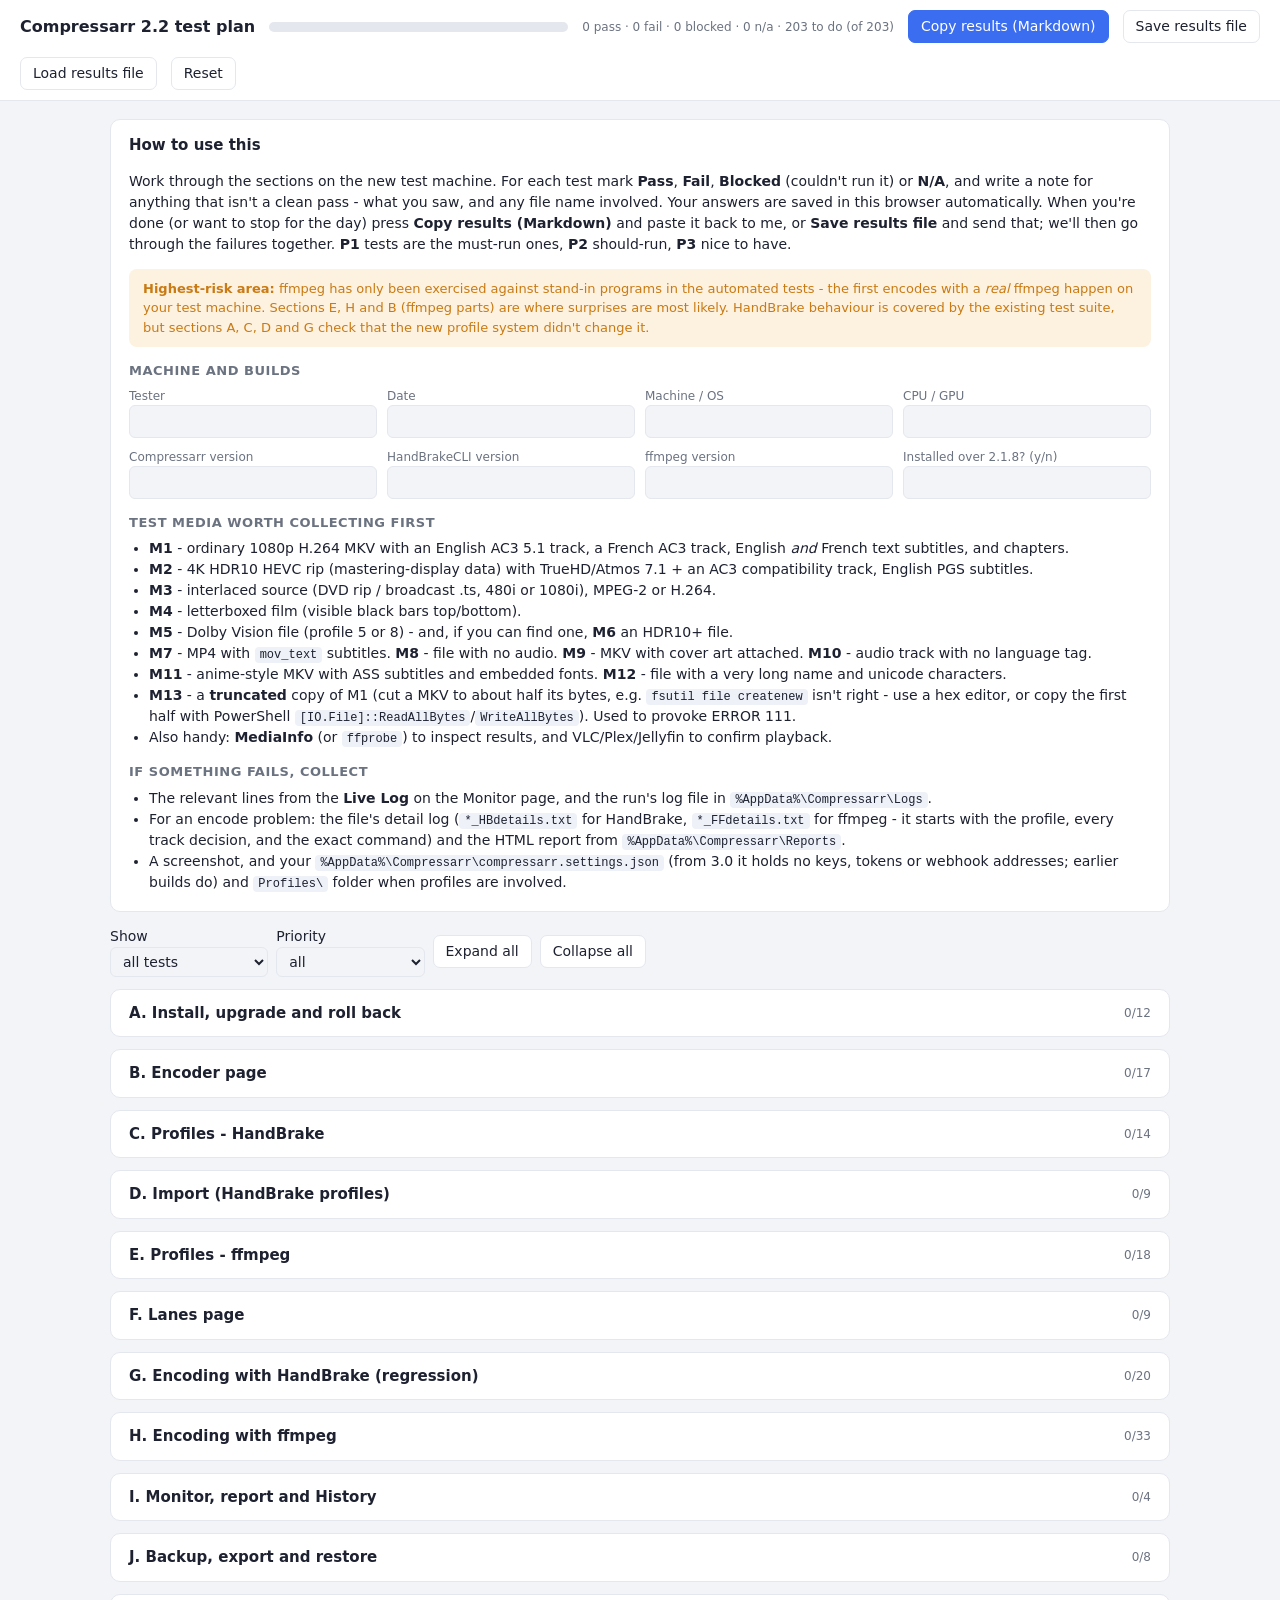
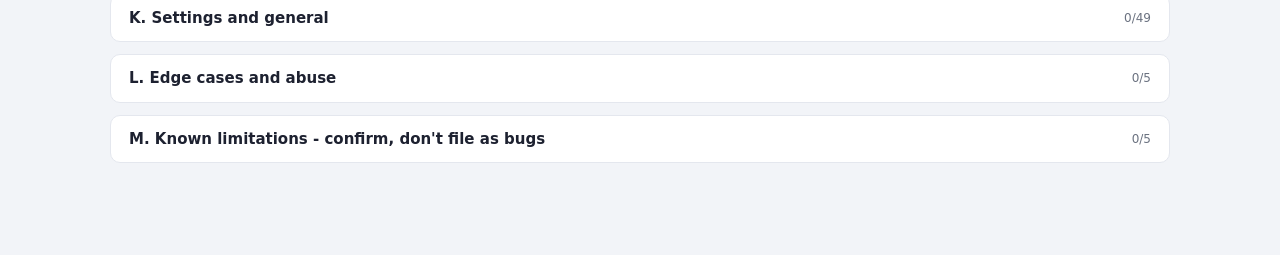
<file: docs/test-plan-2.2.html>
<!DOCTYPE html>
<html lang="en">
<head>
<meta charset="utf-8" />
<meta name="viewport" content="width=device-width, initial-scale=1" />
<title>Compressarr 2.2 - test plan</title>
<style>
  :root { --bg:#f2f4f8; --card:#fff; --text:#1d2130; --dim:#6b7280; --border:#e4e7ee; --accent:#3b6df0; --ok:#1f9c50; --okbg:#e7f7ed; --err:#d63c3c; --errbg:#fdeaea; --warn:#c97a12; --warnbg:#fdf1e0; --code:#eef1f7; }
  @media (prefers-color-scheme: dark) { :root { --bg:#1c1f2b; --card:#262b3c; --text:#e6e9f4; --dim:#a8adc2; --border:#363c52; --accent:#7ea0ff; --ok:#4bcf85; --okbg:#163b28; --err:#ff8a8a; --errbg:#452222; --warn:#f0aa4d; --warnbg:#3f3016; --code:#1f2331; } }
  * { box-sizing: border-box; }
  body { margin:0; background:var(--bg); color:var(--text); font:14px/1.5 system-ui,-apple-system,Segoe UI,Roboto,sans-serif; }
  header { position:sticky; top:0; z-index:5; background:var(--card); border-bottom:1px solid var(--border); padding:10px 20px; display:flex; gap:14px; align-items:center; flex-wrap:wrap; }
  header h1 { font-size:16px; margin:0; }
  .bar { flex:1; min-width:180px; height:10px; background:var(--border); border-radius:99px; overflow:hidden; display:flex; }
  .bar span { display:block; height:100%; }
  .b-pass { background:var(--ok); } .b-fail { background:var(--err); } .b-block { background:var(--warn); } .b-na { background:var(--dim); }
  .counts { font-size:12px; color:var(--dim); }
  button { font:inherit; padding:5px 12px; border:1px solid var(--border); background:var(--card); color:var(--text); border-radius:7px; cursor:pointer; }
  button.primary { background:var(--accent); color:#fff; border-color:var(--accent); }
  main { max-width:1100px; margin:0 auto; padding:18px 20px 80px; }
  .card { background:var(--card); border:1px solid var(--border); border-radius:10px; padding:14px 18px; margin-bottom:14px; }
  h2 { font-size:15px; margin:0; }
  h3 { font-size:13px; margin:14px 0 6px; text-transform:uppercase; letter-spacing:.04em; color:var(--dim); }
  .grid { display:grid; grid-template-columns:repeat(auto-fit,minmax(230px,1fr)); gap:10px; }
  label.f { display:block; font-size:12px; color:var(--dim); }
  input[type=text], textarea, select { width:100%; font:inherit; padding:5px 8px; border:1px solid var(--border); border-radius:6px; background:var(--bg); color:var(--text); }
  textarea { min-height:44px; resize:vertical; }
  details.sec { background:var(--card); border:1px solid var(--border); border-radius:10px; margin-bottom:12px; }
  details.sec > summary { cursor:pointer; padding:12px 18px; display:flex; gap:12px; align-items:center; list-style:none; }
  details.sec > summary::-webkit-details-marker { display:none; }
  details.sec > summary h2 { flex:1; }
  .secdesc { padding:0 18px 6px; color:var(--dim); font-size:13px; }
  .test { border-top:1px solid var(--border); padding:12px 18px; }
  .test.pass { border-left:4px solid var(--ok); } .test.fail { border-left:4px solid var(--err); background:var(--errbg); } .test.block { border-left:4px solid var(--warn); } .test.na { border-left:4px solid var(--dim); opacity:.75; }
  .thead { display:flex; gap:10px; align-items:baseline; flex-wrap:wrap; }
  .tid { font:600 12px ui-monospace,Consolas,monospace; color:var(--dim); }
  .ttitle { font-weight:600; flex:1; min-width:200px; }
  .pri { font-size:11px; font-weight:700; padding:1px 7px; border-radius:99px; background:var(--code); color:var(--dim); }
  .pri.p1 { background:var(--errbg); color:var(--err); } .pri.p2 { background:var(--warnbg); color:var(--warn); }
  .steps, .expect { font-size:13px; margin:6px 0 0; }
  .expect { color:var(--dim); } .expect b, .steps b { color:var(--text); }
  .res { display:flex; gap:6px; flex-wrap:wrap; margin-top:8px; align-items:flex-start; }
  .res label { display:inline-flex; align-items:center; gap:4px; padding:3px 9px; border:1px solid var(--border); border-radius:99px; font-size:12px; cursor:pointer; }
  .res input { margin:0; }
  .note { flex:1; min-width:240px; }
  code { background:var(--code); padding:1px 5px; border-radius:4px; font:12px ui-monospace,Consolas,monospace; }
  ul { margin:4px 0 4px 20px; padding:0; }
  .filters { display:flex; gap:8px; flex-wrap:wrap; align-items:center; margin:0 0 12px; }
  .hidden { display:none !important; }
  .warnbox { background:var(--warnbg); color:var(--warn); border-radius:8px; padding:10px 14px; margin-bottom:14px; font-size:13px; }
  table.t { border-collapse:collapse; width:100%; font-size:13px; } table.t td, table.t th { border-bottom:1px solid var(--border); padding:6px 8px; text-align:left; vertical-align:top; }
</style>
</head>
<body>
<header>
  <h1>Compressarr 2.2 test plan</h1>
  <div class="bar" id="bar"></div>
  <div class="counts" id="counts"></div>
  <button id="copyBtn" class="primary">Copy results (Markdown)</button>
  <button id="saveBtn">Save results file</button>
  <button id="loadBtn">Load results file</button>
  <input type="file" id="loadFile" accept=".json" class="hidden" />
  <button id="resetBtn">Reset</button>
</header>
<main>
  <div class="card">
    <h2>How to use this</h2>
    <p>Work through the sections on the new test machine. For each test mark <b>Pass</b>, <b>Fail</b>, <b>Blocked</b> (couldn't run it) or <b>N/A</b>, and write a note for anything that isn't a clean pass - what you saw, and any file name involved. Your answers are saved in this browser automatically. When you're done (or want to stop for the day) press <b>Copy results (Markdown)</b> and paste it back to me, or <b>Save results file</b> and send that; we'll then go through the failures together. <b>P1</b> tests are the must-run ones, <b>P2</b> should-run, <b>P3</b> nice to have.</p>
    <div class="warnbox"><b>Highest-risk area:</b> ffmpeg has only been exercised against stand-in programs in the automated tests - the first encodes with a <i>real</i> ffmpeg happen on your test machine. Sections E, H and B (ffmpeg parts) are where surprises are most likely. HandBrake behaviour is covered by the existing test suite, but sections A, C, D and G check that the new profile system didn't change it.</div>
    <h3>Machine and builds</h3>
    <div class="grid" id="env"></div>
    <h3>Test media worth collecting first</h3>
    <ul>
      <li><b>M1</b> - ordinary 1080p H.264 MKV with an English AC3 5.1 track, a French AC3 track, English <i>and</i> French text subtitles, and chapters.</li>
      <li><b>M2</b> - 4K HDR10 HEVC rip (mastering-display data) with TrueHD/Atmos 7.1 + an AC3 compatibility track, English PGS subtitles.</li>
      <li><b>M3</b> - interlaced source (DVD rip / broadcast .ts, 480i or 1080i), MPEG-2 or H.264.</li>
      <li><b>M4</b> - letterboxed film (visible black bars top/bottom).</li>
      <li><b>M5</b> - Dolby Vision file (profile 5 or 8) - and, if you can find one, <b>M6</b> an HDR10+ file.</li>
      <li><b>M7</b> - MP4 with <code>mov_text</code> subtitles. <b>M8</b> - file with no audio. <b>M9</b> - MKV with cover art attached. <b>M10</b> - audio track with no language tag.</li>
      <li><b>M11</b> - anime-style MKV with ASS subtitles and embedded fonts. <b>M12</b> - file with a very long name and unicode characters.</li>
      <li><b>M13</b> - a <b>truncated</b> copy of M1 (cut a MKV to about half its bytes, e.g. <code>fsutil file createnew</code> isn't right - use a hex editor, or copy the first half with PowerShell <code>[IO.File]::ReadAllBytes</code>/<code>WriteAllBytes</code>). Used to provoke ERROR 111.</li>
      <li>Also handy: <b>MediaInfo</b> (or <code>ffprobe</code>) to inspect results, and VLC/Plex/Jellyfin to confirm playback.</li>
    </ul>
    <h3>If something fails, collect</h3>
    <ul>
      <li>The relevant lines from the <b>Live Log</b> on the Monitor page, and the run's log file in <code>%AppData%\Compressarr\Logs</code>.</li>
      <li>For an encode problem: the file's detail log (<code>*_HBdetails.txt</code> for HandBrake, <code>*_FFdetails.txt</code> for ffmpeg - it starts with the profile, every track decision, and the exact command) and the HTML report from <code>%AppData%\Compressarr\Reports</code>.</li>
      <li>A screenshot, and your <code>%AppData%\Compressarr\compressarr.settings.json</code> (from 3.0 it holds no keys, tokens or webhook addresses; earlier builds do) and <code>Profiles\</code> folder when profiles are involved.</li>
    </ul>
  </div>

  <div class="filters">
    <label>Show <select id="fStatus"><option value="all">all tests</option><option value="open">not run yet</option><option value="fail">failed</option><option value="block">blocked</option></select></label>
    <label>Priority <select id="fPri"><option value="all">all</option><option value="p1">P1 only</option><option value="p12">P1 + P2</option></select></label>
    <button id="expandBtn">Expand all</button><button id="collapseBtn">Collapse all</button>
  </div>
  <div id="sections"></div>
</main>

<script>
const SECTIONS = [
{ id:'A', title:'Install, upgrade and roll back', desc:'The installer, first launch, and moving an existing 2.1.x install to 2.2. Back up %AppData%\\Compressarr first when testing over a real install.', tests:[
 { id:'A1', pri:1, title:'Clean install on the new machine', steps:'Run the installer on a machine that has never had Compressarr (accept SmartScreen if shown). Launch from the Start Menu.', expect:'Installs without admin surprises (UAC prompt only if you chose all-users). A tray icon appears; <code>http://localhost:1212</code> opens the Monitor page. The sidebar reads Monitor, Encoder, Profiles, Lanes, Scheduler, Notifications, History, Settings, About.' },
 { id:'A2', pri:1, title:'First-run state with no tools installed', steps:'Open Monitor, Encoder and Profiles on the fresh install (no HandBrake, no ffmpeg).', expect:'Monitor shows a red "Finish setting up: HandBrake isn\'t installed..." notice linking to Encoder. Encoder shows HandBrake not found, ffmpeg "Not installed" (neutral, not an error). Profiles lists the 2 HandBrake and 3 ffmpeg built-ins. Nothing throws errors in the browser console.' },
 { id:'A3', pri:1, title:'Install over 2.1.8 with real settings', steps:'On a machine running 2.1.8 with lanes using Compressarr SD-HD / UHD AV1 from presets.json, install 2.2 over it. Open the app.', expect:'Lanes keep their presets and show no warnings. <code>%AppData%\\Compressarr\\Profiles\\migration-2.2.json</code> exists listing nothing imported/renamed. <code>handbrake-active.json</code> exists. Queue and history intact.' },
 { id:'A4', pri:1, title:'Migration: a lane uses a custom preset from presets.json', steps:'This only applies to an install that already had 2.1.x lanes. Before upgrading, create a custom preset in the HandBrake app ("My Test") and set a lane to use it. Upgrade; open Profiles and Lanes. (On a clean 2.2 install, or if lanes arrive later, restore a backup or Import settings that name "My Test" while HandBrake\'s presets.json still has it - 2.2 copies the preset in at startup, after Import and after Restore.)', expect:'"My Test" now appears on Profiles as one of yours (unlocked), the lane still uses it, and an encode with it works. The migration marker lists it under imported. A Recent-log line says it was copied.' },
 { id:'A5', pri:1, title:'Migration: an edited built-in', steps:'Upgrading from 2.1.x only (the rename happens once, on the first start after the upgrade). Edit "Compressarr SD-HD" in HandBrake\'s presets.json (change the quality), set a lane to use it, upgrade.', expect:'A profile "Compressarr SD-HD (yours)" exists with your edit; the lane now points to it; the built-in "Compressarr SD-HD" is unchanged (RF 24). The marker lists the rename.' },
 { id:'A6', pri:2, title:'Migration: a lane names a preset that exists nowhere', steps:'Point a lane at a preset name that is not in presets.json or the built-ins, upgrade.', expect:'The preset will NOT appear on Profiles (it exists nowhere to copy from). Lanes page flags the preset field (red box, "not found in Compressarr\'s profiles"); a run skips that content type and reports it (ERROR 108/109); nothing crashes. If the first start was a migration, the marker lists it under missing.' },
 { id:'A7', pri:2, title:'Migration: queued per-file overrides', steps:'Queue a file with a per-file preset override to a custom preset (and another to an edited built-in), then upgrade.', expect:'Both overrides still resolve (the second shows the "(yours)" name) and encode with the right recipe.' },
 { id:'A8', pri:1, title:'Roll back to 2.1.8', steps:'With 2.2 settings and at least one lane set to ffmpeg, uninstall 2.2 and install 2.1.8. Start it.', expect:'2.1.8 starts and reads the settings without errors (extra fields ignored). HandBrake lanes whose presets exist in HandBrake\'s presets.json work as before; a lane using a preset that only lives in Compressarr\'s profiles (a new custom profile, or a built-in "Compressarr ..." preset missing from presets.json) is skipped with the usual "preset not found" message. An ffmpeg lane has no engine in 2.1.8: if its profile name also exists in presets.json it would encode with HandBrake, otherwise it is skipped - it never runs ffmpeg. Saving settings in 2.1.8 drops the lane Engine and ffmpeg settings, so do not save in 2.1.8 if you plan to go back to 2.2.' },
 { id:'A9', pri:2, title:'Upgrade from 2.2.0-beta.1', steps:'Install this build over beta.1.', expect:'Settings kept; the migration runs once (marker created) with nothing to do; new pages appear.' },
 { id:'A10', pri:3, title:'Uninstall', steps:'Uninstall Compressarr.', expect:'Application removed; your %AppData%\\Compressarr settings and Profiles are left (same as 2.1). Reinstalling finds them.' },
 { id:'A11', pri:2, title:'Desktop shortcut choice', steps:'Clean install: look at the "Create a desktop shortcut" box. Then upgrade over it twice - once leaving it ticked, once unticking it (and deleting the desktop icon if one was made).', expect:'First install: ticked by default and the icon appears. Upgrade with the icon present: still ticked. Upgrade with no desktop icon: unticked (your earlier choice is kept, not reset to the default).' },
 { id:'A12', pri:1, title:'License information page and installed license files', steps:'Run the installer (both variants if you can). Then open the install folder and the About page.', expect:'After Welcome there is an information page about the GPLv3 with Next only (no accept/decline). The install folder holds LICENSE and THIRD-PARTY-NOTICES.txt. About shows a License line; License text, Source code and Third-party notices all open. A silent install (/VERYSILENT) is unaffected.' }
]},
{ id:'B', title:'Encoder page', desc:'The tools: HandBrakeCLI and the optional ffmpeg.', tests:[
 { id:'B1', pri:1, title:'At a glance with HandBrake installed', steps:'Install HandBrake normally (or use Check/Install) and open Encoder.', expect:'HandBrake dot green, "HandBrakeCLI x.y.z · 2 profiles", "Used by:" lists enabled HandBrake lanes. ffmpeg block says Not installed / Not used by any enabled lane.' },
 { id:'B2', pri:1, title:'HandBrake Check/Install - already installed', steps:'Press Check/Install with a valid path.', expect:'Message "HandBrakeCLI already found at the configured path."' },
 { id:'B3', pri:1, title:'HandBrake Check/Install - download', steps:'On a machine without HandBrake, press Check/Install and accept the prompt (note the size/file shown).', expect:'Prompt shows version, file, size. After install the path field fills with a path under <code>%AppData%\\Compressarr\\tools\\HandBrakeCLI</code>, the glance card turns green with a version, and the Monitor notice disappears.' },
 { id:'B4', pri:1, title:'HandBrake path invalid', steps:'Type a wrong path and Save.', expect:'Field turns red with a clear message; glance dot red; Monitor shows the Finish-setting-up notice. A run aborts with "HandBrakeCLI.exe not found" (when no lane uses ffmpeg).' },
 { id:'B5', pri:2, title:'Extra CLI options', steps:'Set <code>--verbose=1</code> (a harmless flag; do not use <code>--two-pass</code>, current HandBrakeCLI no longer has it and exits with "unknown option"), save, run an encode, open the HBdetails log.', expect:'The flag reaches HandBrake. An unbalanced quote (<code>--x "abc</code>) is flagged with a message.' },
 { id:'B6', pri:2, title:'Unsaved changes protection', steps:'Edit a field then click another sidebar page; also try Clear Changes.', expect:'Browser asks before leaving with unsaved edits; Clear Changes reloads the saved values.' },
 { id:'B7', pri:1, title:'ffmpeg card with no ffmpeg', steps:'Look at the ffmpeg card.', expect:'Optional: "ffmpeg was not found at the path above. It is optional..." - not shown as an error while no lane uses ffmpeg.' },
 { id:'B8', pri:1, title:'ffmpeg Check/Install - use one already on the computer', steps:'Check/Install only goes looking when the saved ffmpeg path does not work. So: clear both ffmpeg path fields (or point them at a missing file) and Save, make sure an ffmpeg+ffprobe folder is on PATH, then press ffmpeg Check/Install.', expect:'Offers "ffmpeg is already on this computer: ... Use it?"; accepting fills both path fields and says to press Save; after Save the card shows its version and capability chips.' },
 { id:'B9', pri:1, title:'ffmpeg Check/Install - managed download', steps:'On a machine without ffmpeg, press Check/Install, decline "use existing" if offered, read the confirmation, accept.', expect:'The prompt names the build, file, approximate size, the GitHub source, says it is checksum-verified and GPL, and asks first. Afterwards <code>%AppData%\\Compressarr\\tools\\ffmpeg</code> holds <b>only</b> ffmpeg.exe, ffprobe.exe and LICENSE.txt, the paths are saved, and the version and chips appear. Note how long it took.' },
 { id:'B10', pri:2, title:'Download interrupted or offline', steps:'Start the ffmpeg download then disconnect the network (or run it offline).', expect:'A clear failure message; nothing half-installed (no stray .tmp files, paths unchanged).' },
 { id:'B11', pri:2, title:'Capabilities and the NVENC session check', steps:'Look at the chips on a machine with an NVIDIA GPU, then (if possible) on one without.', expect:'libx265, libx264, libsvtav1, eac3, aac, ac3, libopus tick. hevc_nvenc and av1_nvenc each tick with "NVIDIA GPU session OK" only when a GPU session truly opens for that encoder; with no GPU they show "no NVIDIA GPU session" (not ticked). On a GPU older than the RTX 40 series, hevc_nvenc ticks and av1_nvenc shows "no NVIDIA GPU session for AV1 (needs an RTX 40-series or newer)", and an av1_nvenc profile is flagged with that reason on Profiles and Lanes.' },
 { id:'B12', pri:2, title:'Wrong file in the ffmpeg path', steps:'Set the ffmpeg path to some other .exe (e.g. notepad.exe) and reopen the page.', expect:'Handled gracefully: the card says ffmpeg was not found (or the file there is not ffmpeg), and Check/Install says the file did not answer like ffmpeg - not "found". No crash, no endless spinner (the check gives up after a few seconds; a program window may flash open and close).' },
 { id:'B13', pri:2, title:'ffprobe missing', steps:'Set a lane to ffmpeg, then move ffprobe.exe away.', expect:'Encoder validation flags the ffprobe path; the lane is flagged on Lanes; a run skips the lane with ERROR 113.' },
 { id:'B14', pri:3, title:'Extra ffmpeg options', steps:'Set <code>-threads 2</code>, run an ffmpeg encode, read the FFdetails command line.', expect:'The option appears just before the output file. Unbalanced quote flagged.' },
 { id:'B15', pri:3, title:'Profiles flagged for a build that lacks an encoder', steps:'If you have an ffmpeg build without libsvtav1 (or without NVENC), point the path at it.', expect:'Profiles shows "Needs libsvtav1" (or the NVENC reason) under the affected built-ins.' },
 { id:'B16', pri:2, title:'Browse buttons for the tool paths', steps:'On the Encoder page press Browse... next to the HandBrakeCLI, ffmpeg and ffprobe paths. Open each, pick a program, Select. Try with an empty field and with a path that no longer exists.', expect:'A "Choose a file" dialog opens in the folder the path points to (or the drives list when the field is empty/invalid), lists subfolders and programs (.exe only on Windows), "Select This File" stays disabled until a program is clicked (double-click also selects). The field is filled in and the page notes unsaved changes; Save keeps it.' },
 { id:'B17', pri:1, title:'ffmpeg download channel (Stable / Latest)', steps:'On the Encoder page turn Advanced on (top bar). Look at Download channel. With Stable selected press Check/Install; on a machine whose ffmpeg came from beta 4/5 (a master build) accept the offer to switch. Then switch to Latest, Save, turn Advanced off. Open About and press ffmpeg Check for Updates in each state.', expect:'Download channel shows Stable (recommended) by default, and only while Advanced is on. The download prompt names the channel and build ("Stable 9.0"), the size and the source; after install, ffmpeg reports a 9.x version (not N-12345-g...). A master-build ffmpeg with Stable selected is offered a switch (not called "newer"). With Latest selected and Advanced off, a plain "Download channel: Latest (development build)." line shows under Detected. About: Stable up to date / a newer build / "came from the Latest channel; Stable 9.0 is selected" as appropriate. Existing lanes keep working after the switch.' }
]},
{ id:'C', title:'Profiles - HandBrake', desc:'Compressarr\'s own HandBrake profiles and the editor.', tests:[
 { id:'C1', pri:1, title:'List and summaries', steps:'Open Profiles.', expect:'Compressarr SD-HD (x265 10-bit, RF 24, veryfast; E-AC3 512k) and Compressarr UHD AV1 (SVT-AV1 10-bit, RF 30, preset 4; pass-through) are shown with a lock icon and built-in marker, with correct "Used by" lanes. Tabs show counts.' },
 { id:'C2', pri:1, title:'Built-ins are locked', steps:'Click View on a built-in.', expect:'Every field is disabled, there is no Save button, a banner explains it is locked, and Duplicate works. A built-in has no Delete button.' },
 { id:'C3', pri:1, title:'Duplicate', steps:'Duplicate a built-in twice.', expect:'"X copy" then "X copy 2", both unlocked and editable.' },
 { id:'C4', pri:1, title:'New profile', steps:'New HandBrake profile, leave the name empty and Save; then name it and Save.', expect:'The empty name is rejected with a message on the field. Saved, it appears on Profiles as one of yours and can be chosen on a lane.' },
 { id:'C5', pri:1, title:'Editor controls change the stored preset', steps:'Edit a copy: container, encoder (try x264, x265, SVT-AV1, NVENC), preset speed, RF vs bitrate, tune/profile/level, frame rate (constant 24), deinterlace, crop, audio mode (pass-through list / always encode), codec/bitrate/mixdown, languages, subtitle rule, chapters. Save, reopen, then use "See the stored preset".', expect:'Changing the encoder refreshes the speed/profile/level/tune lists and the quality range sensibly. Everything you set round-trips and appears in the stored JSON (e.g. VideoEncoder, VideoQualitySlider, PictureCropMode 0/2, AudioCopyMask "copy:..." entries).' },
 { id:'C6', pri:1, title:'An edited profile really encodes that way', steps:'Make a profile (e.g. x264, RF 28, MP4, AAC 128 stereo) and run a file through a lane using it. Inspect the output with MediaInfo.', expect:'Output matches the profile: container, video codec, rough RF/size, audio codec/bitrate/channels, subtitle/chapter handling.' },
 { id:'C7', pri:1, title:'"Kept as-is": settings the editor doesn\'t show are preserved', steps:'Import (or craft) a preset with denoise/sharpen filters and per-track audio gain, edit only the RF in the editor, save.', expect:'The stored preset still has the filters and gain; the encode still applies them. Saving a profile without changing anything leaves its JSON identical.' },
 { id:'C8', pri:1, title:'Validation messages', steps:'Try: empty name; a name containing / \\ or ";" a name equal to an existing one in different case; RF out of range; bitrate 0 in bitrate mode; pass-through mode with nothing ticked; no audio languages; subtitles "all" with no languages.', expect:'Each is refused with a specific message on the right field. Nothing is saved.' },
 { id:'C9', pri:1, title:'Rename updates users', steps:'Use a profile on a lane (TV and Movie) and as a queued per-file override, then rename it.', expect:'The lane fields and the queue override now show the new name; nothing is orphaned.' },
 { id:'C10', pri:1, title:'Delete rules', steps:'Delete an unused profile; then try deleting one a lane uses; then one only a queued file overrides to.', expect:'Unused: gone. In use by a lane: refused naming the lane. In use by a queued file: refused naming the count. (A finished file\'s old override doesn\'t block.)' },
 { id:'C11', pri:2, title:'Edit while encoding', steps:'Start a long encode with profile P, edit P (change RF) mid-encode, let the next file start.', expect:'The running encode is unaffected; the next file uses the new settings.' },
 { id:'C12', pri:2, title:'The generated file HandBrake receives', steps:'Look in <code>%AppData%\\Compressarr\\Profiles</code>. Note the handbrake-active.json timestamp, restart the app, run an encode; then edit a profile; then delete the file and run an encode.', expect:'Not rewritten when nothing changed (same timestamp); rewritten after a profile change; rebuilt if deleted. The encode command in the detail log uses <code>--preset-import-file ...handbrake-active.json</code>. (Optional: <code>HandBrakeCLI --preset-import-file &lt;that file&gt; --preset-list</code> shows folders "Compressarr (built-in)" and "Yours".)' },
 { id:'C13', pri:2, title:'Hand-corrupting your profile file', steps:'Close the app, put junk in <code>handbrake-profiles.json</code>, start it, open Profiles; then fix the file.', expect:'A red banner says the file could not be read and only built-ins are shown; the broken file is not overwritten; adding profiles is refused with the reason; after fixing it everything returns.' },
 { id:'C14', pri:2, title:'Awkward names', steps:'Create profiles named with spaces, parentheses, an ampersand, unicode ("Café x265 (HD) & more").', expect:'They save, appear, open in the editor, can be picked on lanes and encode correctly.' }
]},
{ id:'D', title:'Import (HandBrake profiles)', desc:'Bringing presets in from an installed HandBrake or a presets file.', tests:[
 { id:'D1', pri:1, title:'From installed HandBrake', steps:'Profiles → Import... with HandBrake installed.', expect:'Finds <code>%AppData%\\HandBrake\\presets.json</code>, lists presets with their groups and a video summary; search and "Select all shown" work; Compressarr\'s own two (identical) are marked "already built in" and can\'t be ticked.' },
 { id:'D2', pri:1, title:'Importing copies', steps:'Import three presets, then change/delete one of them inside the HandBrake app.', expect:'They appear as yours (unlocked, "saved in Compressarr\'s own file"). Later changes in the HandBrake app do not affect them.' },
 { id:'D3', pri:1, title:'Name clash options', steps:'Import a preset whose name you already have, once with each option: keep both, replace mine, skip.', expect:'Keep both → "Name (imported)" (and "(imported) 2" next time); replace → yours is overwritten in place; skip → nothing. The result toast says what happened.' },
 { id:'D4', pri:1, title:'A clash with a built-in', steps:'Import a preset named like a built-in but with a different recipe, with "replace mine" chosen.', expect:'The built-in is never replaced; the import is added as "... (imported)".' },
 { id:'D5', pri:1, title:'From a presets file', steps:'Use "From a presets file": a valid HandBrake Presets→Export file; a random .json; a non-JSON file; a path that doesn\'t exist. Also press Browse... beside the path box and pick the file that way.', expect:'Valid file → the same pick list. Bad ones are rejected with a clear reason; nothing changes until you press Import. Browse... opens the file browser listing only .json files (plus folders), and choosing one reads it straight away.' },
 { id:'D6', pri:1, title:'Imported stock presets encode', steps:'Import e.g. "Fast 1080p30" and "HQ 1080p30 Surround", use them on a lane, encode.', expect:'They encode correctly and behave like they do in the HandBrake app.' },
 { id:'D7', pri:3, title:'Names with a slash', steps:'Import a preset whose name contains "/" (HandBrake treats it as a folder separator).', expect:'It is imported with "-" instead (e.g. "Web-Gmail Large") and works.' },
 { id:'D8', pri:2, title:'The source file is only read', steps:'Note the size/timestamp of the HandBrake presets file before and after an import.', expect:'Unchanged.' },
 { id:'D9', pri:3, title:'Importing everything', steps:'Select all ~100+ presets and import.', expect:'Completes in a reasonable time; Profiles stays usable; the active file regenerates once.' }
]},
{ id:'E', title:'Profiles - ffmpeg', desc:'The ffmpeg profile editor and its Preview decisions. Needs ffmpeg + ffprobe installed (section B).', tests:[
 { id:'E1', pri:1, title:'List and built-ins', steps:'Open Profiles, ffmpeg tab.', expect:'Compressarr SD-HD (x265 10-bit, CRF 24, veryfast), Compressarr UHD AV1 (SVT-AV1 10-bit, CRF 30, preset 4, tune psnr), HEVC NVENC (fast) (NVENC H.265 10-bit, CQ 28, p5), all locked, each with the HandBrake fallback set to None (Dolby Vision / HDR10+ files are refused, not re-encoded by another profile).' },
 { id:'E2', pri:1, title:'Editor behaviour', steps:'New ffmpeg profile; switch encoders (x265, x264, SVT-AV1, each NVENC); switch Quality between CRF and bitrate; switch audio handling; choose MP4.', expect:'Preset/profile/pixel-format/tune lists and the quality range follow the encoder; sensible default quality on change; the pass-through tickboxes only show in pass-through mode; "Optimize for web" only shows for MP4; the page never throws console errors.' },
 { id:'E3', pri:1, title:'Validation', steps:'Try an empty name, a name with a slash, quality out of range, bitrate mode with 0, constant frame rate with no rate, no audio languages, pass-through with nothing ticked, subtitles kept with no languages.', expect:'Each refused with a message on the right field.' },
 { id:'E4', pri:1, title:'Preview decisions - ordinary MKV (M1)', steps:'Open the editor for Compressarr SD-HD (View) and Preview M1\'s full path.', expect:'Audio: the first English track is kept (and the reason says it is encoded as eac3 because the profile always encodes); the French track dropped with the "only the first matching" reason (the profile\'s list includes "any"). English subtitle copied; French dropped or kept per profile; chapters kept; the command line is shown and looks right.' },
 { id:'E5', pri:1, title:'Preview decisions - HDR10 (M2)', steps:'Preview M2 with UHD AV1.', expect:'Shown as HDR10; notes that colour info and mastering-display data are carried; both English audio tracks copied (TrueHD allowed through in MKV); PGS subtitle copied; the command contains <code>-svtav1-params</code> with <code>mastering-display=...</code> and <code>content-light=...</code>.' },
 { id:'E6', pri:1, title:'Preview decisions - MP4 target', steps:'Duplicate SD-HD, set the container to MP4 and Preview M2 and M1.', expect:'PGS subtitles dropped with "picture subtitle ... MP4 can\'t hold it"; text subtitles converted to mov_text; fonts dropped; TrueHD can\'t be copied into MP4 so it is encoded.' },
 { id:'E7', pri:1, title:'Preview decisions - interlaced (M3) and letterboxed (M4)', steps:'Preview each with Auto deinterlace and Auto crop.', expect:'M3: deinterlace yes ("source is interlaced"), command has <code>bwdif</code>. M4: crop found with a sensible rectangle (e.g. 1920x800) and it appears in the command; a progressive source says "no deinterlace".' },
 { id:'E8', pri:1, title:'Preview decisions - Dolby Vision (M5) / HDR10+ (M6)', steps:'Preview them with the built-in (no fallback), then on a duplicate with a HandBrake fallback chosen.', expect:'A red notice names Dolby Vision (or HDR10+); with a fallback it says the file will go to HandBrake, without one it says such files are refused.' },
 { id:'E9', pri:2, title:'Preview decisions - odd files', steps:'Preview M7 (mov_text), M8 (no audio), M9 (cover art), M10 (untagged audio, with languages "eng"), a path that doesn\'t exist, a non-video file, and with ffprobe removed.', expect:'M10 falls back to keeping the first audio track with a note; M9\'s cover art is listed as dropped; M8 notes "no audio"; problems are reported plainly and nothing crashes.' },
 { id:'E10', pri:1, title:'Duplicate as ffmpeg', steps:'On a HandBrake profile with extras (denoise, resize, burn-in, a bitrate target, DPL2 mixdown, extra x264 options) use "Duplicate as ffmpeg...".', expect:'A new ffmpeg profile is created (name made unique), a panel lists what was carried over and each thing ffmpeg can\'t carry; "Open the ffmpeg profile" works; the profile validates and Previews fine.' },
 { id:'E11', pri:2, title:'Same name in both encoders', steps:'Make a HandBrake and an ffmpeg profile both named "Shared"; use each on a different-engine lane; rename/delete one.', expect:'Rename only repoints lanes of that engine; delete is refused only for lanes of that engine; "Used by" is per engine.' },
 { id:'E12', pri:2, title:'Locking and refusal', steps:'Edit/delete an ffmpeg built-in; delete an ffmpeg profile a lane uses.', expect:'Refused with the reasons (built-in / used by lane X).' },
 { id:'E13', pri:1, title:'Dolby Vision / HDR10+ choice in the editor', steps:'Duplicate an ffmpeg profile and open it. Look at "When a file has Dolby Vision or HDR10+". Try each option; choose "Encode it anyway" and answer Cancel, then choose it again and answer OK. Save, reopen. Then Preview decisions on M5 (Dolby Vision profile 8) and on a profile 5 file if you have one.', expect:'Options: Refuse (default for a new profile), Encode it with a HandBrake profile (shows a HandBrake profile list), Encode it anyway. The hint under the box changes with the choice. "Encode anyway" asks for confirmation (original replaced by a lesser copy, profile 5 still refused); Cancel keeps the previous choice. The choice survives Save and reopen. Preview: refuse says the file is refused; HandBrake says it goes to HandBrake; encode anyway says Dolby Vision / HDR10+ is dropped and the output is plain HDR10, except a profile 5 file which says it has no HDR10-compatible base layer and is refused.' },
 { id:'E14', pri:1, title:'Catalog: browsing', steps:'Profiles > Import. Look at the tabs, open From Catalog. Type in the search box. Close the dialog and open About: the Preset catalog card, Check for Updates, Browse the catalog. Then go to Profiles.', expect:'Tabs are From installed HandBrake, From Catalog, From a presets file (in that order). The catalog tab shows "Importing from: Compressarr Presets - https://github.com/Compressarr/Compressarr-Presets" before it loads, then the list: each profile with description, author, changelog, what it needs, and a chip (nothing ticked by default; Select all new ticks only the plain new ones). Search narrows the list. On About the card shows the source from the start and only reads the catalog when Check for Updates is pressed ("N of N profiles in the catalog you haven\'t added"); Browse the catalog opens the dialog on the catalog tab; the Profiles page then shows a quiet "N presets in the catalog you haven\'t added" note that goes away once you have opened the list. Nothing is fetched on a timer.' },
 { id:'E15', pri:1, title:'Catalog: adding, locked, deleting', steps:'Tick two catalog profiles (one HandBrake, the AV1 ffmpeg one) and Import. Look at the Profiles list, open each with View, try Duplicate, give a lane one of the HandBrake ones and press Delete on it, then change the lane back and Delete.', expect:'They appear with a lock and "catalog", with View (read-only editor saying it came from the catalog), Duplicate and Delete. Delete is refused while a lane uses the profile ("still used by lane X") and works once it does not; the catalog tab then lists it as New again (it is never re-added by itself). The profiles run like any other: pick one on a lane and encode.' },
 { id:'E16', pri:2, title:'Catalog: a name that is already taken', steps:'Make one of your own profiles with a catalog name (Duplicate a built-in and type the catalog name, e.g. Compressarr HD Quality v1). Open the catalog tab, tick that row, edit the Import as field, Import. Try clearing the field and Import.', expect:'The row shows "name already used" and, once ticked, an Import as box prefilled with "&lt;name&gt; (copy)". Importing saves it as one of your own profiles (tag "user", editable, description ends "Copied from the Compressarr Presets catalog: ..."). An empty name is refused with a message. A name that clashes again is refused with the reason.' },
 { id:'E17', pri:2, title:'Catalog: offline, damaged and old versions', steps:'Disconnect the network and open the catalog tab and press Check for Updates on About. Reconnect. Then close the app, edit one value in %AppData%\\Compressarr\\Profiles\\catalog-handbrake.json (e.g. the quality number) and start it.', expect:'Offline: one plain sentence and no technical text (never "No such host is known"): "Couldn\'t reach the catalog. Check your internet connection and try again." on the About page\'s Preset catalog card and in the Import dialog; "Couldn\'t reach GitHub. Check your internet connection and try again." on the About page\'s Compressarr, HandBrakeCLI and ffmpeg Check for Updates buttons (HandBrakeCLI must not show "Unexpected end of JSON input") and on the Encoder page\'s Check/Install for HandBrake and ffmpeg; the profiles you already added keep working. After the edit: that profile is no longer offered on Lanes and the Profiles page says it no longer matches what was installed; deleting it and adding it again from the catalog fixes it.' },
 { id:'E18', pri:2, title:'Catalog choices in backups and exports', steps:'With a catalog profile added: Settings > Create Backup, delete the profile, restore the backup. Also Export configuration, then import it on another machine (or after deleting the profile).', expect:'The backup zip contains catalog-handbrake.json, catalog-ffmpeg.json and catalog-installed.json; restoring brings the profile back (tagged catalog) with no network. The exported file lists it under catalogProfiles (not under your own profiles) and importing it adds it back as a catalog profile.' }
]},
{ id:'F', title:'Lanes page', desc:'Choosing the encoder per lane.', tests:[
 { id:'F1', pri:1, title:'Existing lanes', steps:'Open Lanes after upgrading.', expect:'Each lane has an Encoder select set to HandBrake; Profile dropdowns list the 2 HandBrake profiles (plus your own).' },
 { id:'F2', pri:1, title:'Switch a lane to ffmpeg', steps:'Change a lane\'s Encoder to ffmpeg (before saving), then Save.', expect:'The profile lists swap to ffmpeg\'s (3 built-ins + yours); a note explains it is experimental and how DV is handled; a name not found in the new list stays selectable and is flagged on save. After saving, reload - it persists.' },
 { id:'F3', pri:1, title:'ffmpeg lane with no ffmpeg', steps:'Set a lane to ffmpeg with ffmpeg missing, with another lane on HandBrake; run once.', expect:'The ffmpeg lane shows an inline message; the pass skips it (ERROR 113 on the report) while the HandBrake lane still encodes; the whole run is not aborted.' },
 { id:'F4', pri:2, title:'Switching back', steps:'Switch the lane back to HandBrake.', expect:'Lists swap back; saved presets still valid.' },
 { id:'F5', pri:1, title:'Per-file override on the queue', steps:'With one lane per engine and files queued in both, use each row\'s preset dropdown.', expect:'Each row offers only its own lane\'s encoder\'s profiles; the choice sticks and is used; the lane-name area shows an encoder chip (ffmpeg rows always; HandBrake rows once any ffmpeg lane exists).' },
 { id:'F6', pri:2, title:'"Lands in" across engines', steps:'Assign a HandBrake lane\'s file to land in an ffmpeg lane.', expect:'Works as before - only the library routing changes; the encoder is the file\'s own lane\'s.' },
 { id:'F7', pri:2, title:'Lane fields stop being red once fixed', steps:'Give a lane an Input folder that does not exist and Save (the field goes red). Then fix it by typing a real folder, or by Browse... Do the same with a preset that does not exist, then pick a real one, and with a TV or Movie Destination path that does not exist (Settings > Move converted files on). Only an enabled lane is checked: a disabled lane never shows red.', expect:'Within about half a second of the change the field is no longer red (no Save needed) and the "configuration issue" message at the top goes away once nothing is red. A path that is still wrong stays red with its message.' },
 { id:'F8', pri:2, title:'Duplicate a lane', steps:'On a lane card press Duplicate. Try: a new name; an empty name; Cancel; a name another lane already uses (also in different capitals). Change a profile on the card WITHOUT saving, then Duplicate.', expect:'A name prompt appears (suggesting "&lt;name&gt; (copy)"). A new lane card appears right after the original with every field the same (including the unsaved profile change, and the Input and Output folders), switched off. Empty name and a used name are refused with a message; Cancel does nothing. The original lane is unchanged.' },
 { id:'F9', pri:1, title:'Two enabled lanes cannot watch the same folder', steps:'Duplicate a lane, then tick Enabled on the copy while the original is still on. Then: turn the original off first and enable the copy; point a lane at a folder inside another lane\'s Input; use two lanes with folders D:\\Media Download and D:\\Media Download Kids; swap which of two lanes is on and press Save All.', expect:'Ticking Enabled on the copy shows a red Input field with a sentence under it naming the other lane; Save is refused and the copy stays off. Turning the original off first lets the copy be enabled. A folder inside (or around) another enabled lane\'s folder is refused the same way. Folders that only share the start of their name are NOT a clash. Save All with a swap works (lanes being switched off are saved first). A setup that already overlapped before the upgrade keeps running, with both lanes flagged.' }
]},
{ id:'G', title:'Encoding with HandBrake (regression)', desc:'The new profile system sits under every HandBrake encode - confirm nothing the app did before has changed.', tests:[
 { id:'G1', pri:1, title:'Movie end to end', steps:'Drop a movie in a lane\'s Input; run it (Run Now).', expect:'Encoded with the lane\'s profile, filed into the Movie library, source recycled/kept per setting, Sonarr/Radarr unmonitor if configured, an HTML report, a toast. No encoder tag on the report row.' },
 { id:'G2', pri:1, title:'TV episode routing', steps:'Drop S01E01-style files.', expect:'Detected as TV, routed under Show\\Season NN, TV profile used.' },
 { id:'G3', pri:1, title:'Live progress', steps:'Watch the Monitor during an encode.', expect:'Percent, fps and ETA update; the file line reads "using preset NAME"; the queue completion estimate appears.' },
 { id:'G4', pri:1, title:'Pause and Resume', steps:'Pause mid-encode, wait a minute, Resume.', expect:'CPU use drops while paused; resumes and finishes correctly.' },
 { id:'G5', pri:1, title:'Abort', steps:'Abort mid-encode.', expect:'HandBrake stops, the temp output is removed, the source is untouched, the entry is marked so it can be retried.' },
 { id:'G6', pri:2, title:'Stop Monitoring', steps:'Press Stop Monitoring while a file is encoding.', expect:'The current file finishes, then it stops.' },
 { id:'G7', pri:2, title:'Queue operations', steps:'Drag to reorder, skip, remove, override a profile, set Lands in; if FileBot is used, let it rename a file.', expect:'All behave as in 2.1.8; a FileBot rename keeps the file\'s place and your edits.' },
 { id:'G8', pri:2, title:'Scheduler', steps:'Enable the schedule with a daytime window around now; watch the encode priority in Task Manager; try the hold and Run anyway.', expect:'Priority follows the window live; the hold stops new files; Run anyway releases it.' },
 { id:'G9', pri:2, title:'Restart mid-encode', steps:'Kill the app during an encode, restart it.', expect:'The file is picked up again as resumed; no orphan temp file lingers.' },
 { id:'G10', pri:2, title:'Failure handling', steps:'Make an encode fail (e.g. a bad Extra CLI option or an unreadable file).', expect:'ERROR 101 on the report with a working "Full Details" link; the source is kept.' },
 { id:'G11', pri:2, title:'Move retry and disk-full behaviour', steps:'Point a library path at an unreachable location, run, then fix it. Also: rename the library\'s base folder (for example "12. UHD TV Shows" to "112. UHD TV Shows") while a file is queued for it.', expect:'ERROR 102-104 as before; the file waits in Output and is filed on the next pass. A renamed or missing base folder is reported as ERROR 102 with the folder\'s name in the Compressarr log; Compressarr does NOT recreate it. Once the folder is back (or the lane path is corrected) the next pass files the video.' },
 { id:'G12', pri:2, title:'Two lanes interleave', steps:'Queue files in two lanes with explicit order.', expect:'One global queue order is respected across lanes.' },
 { id:'G13', pri:3, title:'Detail logs', steps:'Check the HBdetails log after a success with "Keep logs of successful encodes" off and on.', expect:'Deleted when off; kept when on; always kept for failures.' },
 { id:'G14', pri:3, title:'Notifications', steps:'Enable one notification channel; run a pass.', expect:'The message arrives; content correct.' },
 { id:'G15', pri:1, title:'Passthrough: copy and file without re-encoding', steps:'On a lane choose Passthrough (no re-encode) as its Movie profile (and, if you like, TV). Put a movie such as <code>Some Film (2020).mkv</code> and an episode in the Input folder. Run it with Delete after convert set to Delete, then repeat with Maintain. Also, on another lane that re-encodes, use the preset dropdown on one queued file on the Monitor page to give just that file Passthrough.', expect:'The Monitor row shows a teal Passthrough badge, and while it runs the status says Copying File in Lane ... (passthrough, not re-encoded) with a percentage, and Pause is greyed (Abort works). The file arrives in the library (or Output) with its own name, extension and modified time and the same size and content; no HandBrake or ffmpeg process starts. Delete/Recycle removes the source, Maintain keeps it. Sonarr/Radarr unmonitoring, companion files, FileBot renaming and the title-tag clearing still happen. The per-file override passes through only that file.' },
 { id:'G16', pri:1, title:'Passthrough: reports, History and edge cases', steps:'After G15 open the report and the History page. Then try: a lane with only Passthrough while HandBrake/ffmpeg is renamed away; an HDR / Dolby Vision file on a passthrough lane; Abort during a copy of a large file; a copy onto a nearly full drive; a run with one passthrough file and one re-encoded file.', expect:'The report shows a teal Passthrough badge in the Preset column (no profile name), the lane line says how many were passed through, and the Before/After/Saved totals leave the passthrough file out. History counts the file but not its sizes (the savings figure is not diluted). A passthrough-only lane runs with no encoder installed, with no "encoder not available" error. HDR / Dolby Vision files are copied untouched (no ERROR 112-114). Abort leaves no partial file in Output. A full drive stops monitoring with the usual output-drive-full message. The mixed run reports both files, with only the re-encoded one in the totals.' },
 { id:'G17', pri:3, title:'The {error} token in a Custom notification', steps:'Notifications > Message Format > Custom: set the body to two lines: <code>Run {outcome}: {files} file(s)</code> and, on the next line, <code>Problem: {error}</code>. Press Test on a channel, then run a pass that has no errors, and then one with an error (point a lane\'s TV or Movie destination at an unreachable path so the move fails). Then add a third line <code>Note: {warning}</code> and run a pass that gives a warning (set Settings > On destination collision to Skip, and put a file whose name already exists at the destination).', expect:'The preview shows examples such as <code>Error 102: File move failure</code> and <code>Warn 201: Move skipped (already exists)</code>. The clean run\'s message has only the first line (no "Problem:" or "Note:"). The failing run\'s message ends with <code>Problem: Error 102: File move failure</code>, with a count such as (x2) when two files failed. The warning run shows <code>Note: Warn 201: Move skipped (already exists)</code>, and its report shows a WARN 201 badge whose help bubble explains it, next to the details.' },
 { id:'G18', pri:2, title:'History Overview: periods, stat cards and charts', steps:'Open History after a few runs. Choose each period (All time, Last year, Last 30 days, Last 7 days, Today) and watch the cards and the highlighted table row; click a table row. Press Stats on the toolbar, tick and untick cards, then Reset to defaults. Reload, narrow the window, switch dark/light.', expect:'The five default cards follow the period (Best Month becomes Best Week / Best Day / Best Run); the numbers match the table row; the table row is highlighted and clicking a row picks its period; ticked cards appear and fill their rows evenly (for example 8 cards are 4 + 4, 7 are 4 + 3); the choice survives a reload; <b>History at a glance</b> (ring, weekly bars, the last 48 runs) does not change with the period; a run square opens its report. With Today chosen, the Total Runs chart has eight bars, the last 24 hours in three-hour blocks (hover: "6-9 AM: 2 runs"; blocks from yesterday carry the date; the last block says "so far"); an empty block is a short stub that reads 0 runs. A fresh install says no runs yet and shows an empty table without errors.' },
 { id:'G19', pri:2, title:'Movie and TV counts per run', steps:'Run one pass that converts at least one movie and one TV episode. Open History (Files Compressed card, Movies vs TV card from Stats). Set a Custom notification body to <code>{movie_count} movies, {tv_count} TV, {files} files</code> and run another pass (or press Test).', expect:'Files Compressed shows the split (for example "1 movie / 1 TV"); Movies vs TV shows the two shares; runs from before this build count as "not split". The notification text counts match the report and add up to the files total; the Notifications page lists both tokens and the preview shows sample numbers.' },
 { id:'G20', pri:2, title:'Average speed, engines, lanes and profiles', steps:'Run a pass with at least one HandBrake encode and one ffmpeg encode (and a Passthrough file if you can). Open the run\'s report; hover a file\'s duration. Open History, press Stats and tick Average Speed, HandBrake vs ffmpeg, Passed Through, Busiest Lane and Most Used Profile. Put <code>Speed: {avg_fps} fps</code> in a Custom notification body and press Test or run another pass.', expect:'The report has an <b>Average speed</b> tile (not on a run of only copies) and each encoded file\'s duration tooltip reads "average speed N fps" with a believable number (HandBrake: its avg; ffmpeg: its final fps); a passed-through file has no tooltip. The new History cards count only runs recorded from now on (older runs say "of N files with this recorded" or stay empty), the engine split matches the report\'s tags (a Dolby Vision file handed to HandBrake counts as HandBrake), Passed Through counts the copies, and lane and profile names match the report. The notification line shows the speed, and is left out entirely after a run that gave none.' },
]},
{ id:'H', title:'Encoding with ffmpeg', desc:'The big one: real ffmpeg runs. For each, note the output size vs source and anything visually or audibly wrong. Use MediaInfo on the results.', tests:[
 { id:'H1', pri:1, title:'Compressarr SD-HD on an ordinary file (M1)', steps:'Put a lane on ffmpeg with SD-HD; encode M1.', expect:'Succeeds; output is HEVC 10-bit Main10, E-AC3 512k from the first English track, English subtitles kept, chapters kept, plays everywhere; report row tagged "ffmpeg" with no error; FFdetails log starts with the decisions and command and ends with "Length verified". Note the size reduction and speed.' },
 { id:'H2', pri:1, title:'Compressarr UHD AV1 on HDR10 (M2)', steps:'Encode M2 with UHD AV1.', expect:'AV1 10-bit; HDR10 colour info <b>and mastering-display/MaxCLL</b> still present in MediaInfo; TrueHD and AC3 copied untouched; PGS subtitles kept; chapters kept. Play it on an HDR display if you can.' },
 { id:'H3', pri:1, title:'HEVC NVENC (fast) (GPU machine)', steps:'Encode M1 or M2 with the NVENC built-in.', expect:'Succeeds quickly on the GPU; output plays; note speed vs the software profile. On a machine with no GPU the profile is flagged and a run fails clearly rather than hanging.' },
 { id:'H4', pri:1, title:'MP4 output', steps:'Encode M1 and M7 with an MP4 variant (Optimize on).', expect:'Valid MP4; subtitles are mov_text; plays in a browser/TV; starts streaming immediately (faststart).' },
 { id:'H5', pri:1, title:'Interlaced source (M3)', steps:'Encode M3 with Auto deinterlace.', expect:'Output is progressive with no combing; the log says the source was interlaced. Compare with the same file through HandBrake (decomb).' },
 { id:'H6', pri:1, title:'Letterboxed source (M4)', steps:'Encode M4 with Auto crop.', expect:'Black bars removed; no picture cut off (compare edges with the source); resolution matches the logged crop.' },
 { id:'H7', pri:1, title:'Language handling', steps:'Encode M1 with languages "fra, eng"; then M10 (untagged) with "eng, und"; then a file with only a language not in the list.', expect:'French first when listed first; the untagged track kept via "und"; with no match the first audio track is kept (a note says so) rather than none.' },
 { id:'H8', pri:2, title:'Odd sources', steps:'Encode M8 (no audio), M9 (cover art), a file with a timecode/data stream, an MKV with two video streams.', expect:'All succeed; extras listed as dropped in the log; output has exactly one video stream and no cover art.' },
 { id:'H9', pri:1, title:'Progress on the Monitor', steps:'Watch the Monitor during an ffmpeg encode.', expect:'"Compressing File in Lane X using ffmpeg profile Y"; percent, fps and ETA move sensibly (ETA derived from speed); queue estimate works; chip shows ffmpeg.' },
 { id:'H10', pri:1, title:'Pause and Resume', steps:'Pause an ffmpeg encode, wait, resume.', expect:'Suspends and resumes; the finished file is valid and the right length (no gap or A/V desync).' },
 { id:'H11', pri:1, title:'Abort', steps:'Abort an ffmpeg encode.', expect:'ffmpeg and its children are killed; temp file removed; source untouched.' },
 { id:'H12', pri:2, title:'Scheduler priority', steps:'Enable the schedule and watch ffmpeg.exe\'s priority in Task Manager across the boundary.', expect:'The ffmpeg process priority changes live exactly as HandBrake\'s does.' },
 { id:'H13', pri:1, title:'Truncated source -> ERROR 111', steps:'Encode M13 (truncated copy) with an ffmpeg profile.', expect:'If ffmpeg exits cleanly with a short file the result is <b>ERROR 111</b> ("The encoded file is x long but the source is y"); the original is left alone, the short output is removed, the detail log is linked from the report. (If ffmpeg itself errors instead, that\'s ERROR 101 - note which you got.)' },
 { id:'H14', pri:2, title:'Unreadable source', steps:'Rename a text file to .mkv in an ffmpeg lane.', expect:'Fails clearly ("ffprobe could not read...") without starting an encode; the file is left alone and reported.' },
 { id:'H15', pri:2, title:'ffmpeg non-zero exit', steps:'Add a bad Extra ffmpeg option (e.g. <code>-nosuchflag</code>) and encode.', expect:'ERROR 101 with the detail log showing ffmpeg\'s complaint; source kept.' },
 { id:'H16', pri:3, title:'Output drive fills up', steps:'Encode to a nearly-full drive.', expect:'Failure noted as "Output drive full, monitoring stopped"; no partial file left behind.' },
 { id:'H17', pri:1, title:'Dolby Vision with a fallback (M5)', steps:'Duplicate the ffmpeg Compressarr SD-HD profile, choose the HandBrake fallback "Compressarr SD-HD" on the copy, use the copy on an ffmpeg lane, and encode M5.', expect:'The log says Dolby Vision was detected and the file is encoded by HandBrake with the fallback profile; report tag "HandBrake (Dolby Vision fallback)"; MediaInfo of the output still shows Dolby Vision where HandBrake preserves it; the Monitor shows the fallback preset.' },
 { id:'H18', pri:1, title:'Dolby Vision with no fallback', steps:'Use the built-in ffmpeg Compressarr SD-HD (fallback None) on an ffmpeg lane and encode M5.', expect:'<b>ERROR 112</b>; the file is untouched and nothing is encoded; the message says the profile has no HandBrake fallback; the report row shows ERROR 112 with a help-bubble explaining how to set a fallback or use a HandBrake lane; the file is still in the Input folder.' },
 { id:'H19', pri:1, title:'Dolby Vision with HandBrake missing', steps:'Rename HandBrakeCLI.exe temporarily and encode M5 on the ffmpeg lane (other lanes use ffmpeg too).', expect:'ERROR 112 naming the missing HandBrake; ffmpeg files in the same pass still encode.' },
 { id:'H20', pri:2, title:'HDR10+ (M6)', steps:'Encode an HDR10+ file.', expect:'Detected like Dolby Vision ("HDR10+ detected").' },
 { id:'H21', pri:1, title:'Mixed lanes in one pass', steps:'One HandBrake lane and one ffmpeg lane each with files; Run Now.', expect:'Both encode in the global queue order; both reports rows are right; throughput/ETA per profile stay sensible.' },
 { id:'H22', pri:2, title:'Compare with HandBrake', steps:'Encode the same source with HandBrake SD-HD and ffmpeg SD-HD.', expect:'Record both sizes and speeds; both look fine. (Similar - not identical - results are expected.)' },
 { id:'H23', pri:2, title:'Long film and stability', steps:'Encode a 2-3 hour film with ffmpeg; leave the Monitor open.', expect:'Completes; length verified; the app stays responsive and memory steady.' },
 { id:'H24', pri:2, title:'Awkward file names', steps:'Encode M12 (long unicode name) and files with spaces, brackets and ampersands.', expect:'Works for encode, routing and the report.' },
 { id:'H25', pri:2, title:'ASS subtitles and fonts (M11)', steps:'Encode M11 to MKV with English subtitles kept.', expect:'Subtitles keep their styling; embedded fonts are carried over (attachments present in the output).' },
 { id:'H26', pri:2, title:'Media server check', steps:'Add outputs to Plex/Jellyfin/Emby and direct-play a few (HDR, 10-bit, E-AC3, subs).', expect:'Scans correctly; direct plays where the source would; note any client that refuses a file.' },
 { id:'H27', pri:3, title:'Extra arguments on a profile', steps:'Set <code>-metadata comment=test</code> in a profile\'s Extra arguments.', expect:'It appears before the output in the command and in the output\'s tags.' },
 { id:'H28', pri:1, title:'Encode Dolby Vision anyway (M5, profile 8)', steps:'Duplicate the ffmpeg Compressarr SD-HD profile, set it to "Encode it anyway", use it on an ffmpeg lane, and encode M5. Check the report, the log and the output with MediaInfo.', expect:'The log says Dolby Vision was detected and dropped as the profile allows; the file is encoded by ffmpeg; the report row is tagged "ffmpeg (Dolby Vision dropped)"; MediaInfo shows HDR10 (static metadata) and no Dolby Vision; colours look right.' },
 { id:'H29', pri:1, title:'Dolby Vision profile 5 is still refused', steps:'With the same "encode anyway" profile encode a Dolby Vision profile 5 file (if you have one). Also HDR10+ if available.', expect:'Profile 5: ERROR 112, nothing encoded, original untouched, message says it has no HDR10-compatible base layer (profile 5) and encoding without Dolby Vision would give wrong colours. HDR10+: encoded by ffmpeg, tagged "ffmpeg (HDR10+ dropped)".' },
 { id:'H30', pri:1, title:'HandBrake guard: H.264 profile and an HDR file', steps:'Make a HandBrake lane that uses an H.264 profile (e.g. a profile with the x264 encoder), put an HDR file (M5 or any HDR10 file) in its Input folder and run. Then tick "Allow HDR files to lose their HDR" on the lane (turn Advanced on) and run again after Remove on the file row.', expect:'First run: the file is not encoded, the Monitor row shows the ERROR badge, the report row says ERROR 114 with the reason ("can only produce SDR ... washed-out colours") and the original is untouched; further passes do not report it again. With the lane choice ticked the file is encoded. An SDR file on the same lane is encoded normally.' },
 { id:'H31', pri:1, title:'HandBrake guard: hardware encoder and Dolby Vision', steps:'Use a HandBrake profile with an NVEnc H.265 encoder (e.g. your NVENC AV1/HEVC profile) on a lane, and encode a Dolby Vision file (M5), then a plain HDR10 file.', expect:'The Dolby Vision file is refused with ERROR 114 ("has Dolby Vision, which ... cannot keep"); the plain HDR10 file is encoded (HDR10 is kept by the hardware encoder). A profile with the x265 encoder keeps Dolby Vision (converted to profile 8.1) and is never refused.' },
 { id:'H32', pri:2, title:'HandBrake guard without ffprobe', steps:'Move ffprobe.exe away, run a lane with an H.264 profile on an HDR file.', expect:'The file is encoded as before (no refusal) and the log has one line "HDR check skipped: ffprobe was not found..." per run, not per file.' },
 { id:'H33', pri:1, title:'Catalog profiles encode', steps:'Add Compressarr UHD HEVC (HDR) v1 and Compressarr AV1 (NVENC) v1 from the catalog. Use the first on a HandBrake lane with M5 (Dolby Vision) and a plain HDR10 file; use the second on an ffmpeg lane with the plain HDR10 file (an RTX 40-series GPU).', expect:'UHD HEVC (HDR): Dolby Vision is kept (profile 8.1), HDR10 data and every English audio track are kept. AV1 (NVENC): AV1 10-bit output keeping the HDR10 data; a Dolby Vision file is refused with ERROR 112. On a GPU without AV1 the profile is flagged on Profiles and Lanes.' }
]},
{ id:'I', title:'Monitor, report and History', desc:'Where the new information shows up.', tests:[
 { id:'I1', pri:1, title:'Encoder chips', steps:'With only HandBrake lanes, then with an ffmpeg lane too.', expect:'HandBrake-only: the queue looks exactly as in 2.1.8. With an ffmpeg lane: ffmpeg rows have an amber chip, HandBrake rows a grey one.' },
 { id:'I2', pri:1, title:'Report rows and codes', steps:'Open the HTML reports from sections F, G and H.', expect:'ffmpeg rows carry an "ffmpeg" tag next to the profile name; fallback rows say "HandBrake (Dolby Vision fallback)"; ERROR 111/112/113 badges have a readable tooltip; 111 links the encode details, 112/113 link the Compressarr log. The Full Details links open the log both when the report is opened from the History page (over http, also from another device) and when it is opened straight from the Reports folder.' },
 { id:'I3', pri:2, title:'History page', steps:'Open History after the runs.', expect:'Runs listed; error counts and the sidebar badges match; reports open.' },
 { id:'I4', pri:2, title:'Finish-setting-up notice', steps:'Remove then restore a tool (HandBrake path wrong, ffmpeg lane without ffmpeg).', expect:'The Monitor notice names the missing tool(s) and links to Encoder; it disappears within about a minute of fixing it.' }
]},
{ id:'J', title:'Backup, export and restore', desc:'Your own profiles travel with your settings.', tests:[
 { id:'J1', pri:1, title:'Backup contents', steps:'Create your own profiles in both encoders, press Backup Now, open the zip.', expect:'The zip contains handbrake-profiles.json and ffmpeg-profiles.json along with settings/resume/history; it does <b>not</b> contain handbrake-active.json.' },
 { id:'J2', pri:1, title:'Restore on a clean profile folder', steps:'Delete <code>%AppData%\\Compressarr\\Profiles</code> (with the app closed), start it, restore the backup from Settings.', expect:'Your profiles are back, lanes valid, an encode works (the active file regenerates).' },
 { id:'J3', pri:2, title:'Restore an old 2.1.x backup', steps:'Restore a backup taken by 2.1.x onto 2.2.', expect:'Settings restore; your existing profiles are untouched. Known limitation: custom presets the old lanes used are not migrated again - the lanes show "not found" until you import them. Confirm and record how clear that is.' },
 { id:'J4', pri:1, title:'Export and import on another machine', steps:'Export config on machine A (with your profiles), import it on machine B.', expect:'Lanes and your profiles (HandBrake and ffmpeg) arrive; same-named profiles that already exist are left alone; the lanes\' engine choice comes with them.' },
 { id:'J5', pri:2, title:'Import a 2.1.8 export', steps:'Import an export file created by 2.1.8.', expect:'Works; lanes default to HandBrake.' },
 { id:'J6', pri:3, title:'Import a damaged file', steps:'Import a truncated export.', expect:'A clear error; nothing changed.' },
 { id:'J7', pri:1, title:'Run history file location', steps:'Upgrade over a 2.1.x install that has History data. Open the History page, run something, then look in %AppData%\\Compressarr and in the Logs folder. Then Clear Logs (Settings) and reload History, then Purge Logs & Reports and reload History again. Finally Backup Now and check the zip for compressarr.history.db.', expect:'The totals are unchanged by the upgrade; the history is now the database compressarr.history.db in %AppData%\\Compressarr, and the old Compressarr_History.csv (from the Logs folder of a 2.1 install) is kept beside it as Compressarr_History.csv.imported. Clear Logs does not touch it, and neither does Purge Logs & Reports (the History numbers stay; only the report links stop working). Clear History and Clear All empty it. The backup zip contains the database, and Restore puts it back in %AppData%\\Compressarr. Going back to 2.x is not supported (2.x cannot read the database); the .imported CSV can be renamed back by hand.' },
 { id:'J8', pri:2, title:'Download a backup', steps:'On Settings press Backup Now, then press Download next to the new backup in the list. Open the saved zip. Try it from a second device on your network.', expect:'The browser saves Compressarr_Backup_...zip and the page stays where it is. The zip contains the settings, run counter, resume state, history and your profiles. It also downloads from another device.' }
]},
{ id:'K', title:'Settings and general', desc:'Everything around the edges.', tests:[
 { id:'K1', pri:1, title:'Settings page', steps:'Open Settings, change something, Save; then open Encoder.', expect:'No HandBrake card on Settings; saving Settings leaves your Encoder values alone; the log-retention checkbox now reads "Keep logs of successful encodes".' },
 { id:'K2', pri:2, title:'Cached pages after upgrade', steps:'Upgrade from beta.1 in a browser that already had the app open.', expect:'New pages load without a manual cache clear (the service worker updates).' },
 { id:'K3', pri:2, title:'Themes and narrow screens', steps:'Toggle dark/light on the new pages; view them on a phone-width window.', expect:'Readable in both themes; tables scroll rather than breaking the layout.' },
 { id:'K4', pri:2, title:'From another device', steps:'Open the Encoder, Profiles and editor pages from another PC/phone on the LAN.', expect:'Works. (Path fields such as "Preview a file" and Import refer to the machine running Compressarr.)' },
 { id:'K5', pri:3, title:'Run at login, port change, tray', steps:'Toggle run at login, change the port, use the tray menu.', expect:'Unaffected by 2.2.' },
 { id:'K6', pri:3, title:'Responsiveness during encodes', steps:'Use the web UI heavily while an ffmpeg and a HandBrake encode run.', expect:'The UI stays responsive; the polling doesn\'t noticeably load the machine.' },
 { id:'K7', pri:2, title:'Run at login follows restores, imports and uninstall', steps:'Turn on Run at login in Settings and Save. Restart Windows (or sign out and in): Compressarr starts. Then (a) Export settings, delete the Compressarr entry from Task Manager > Startup apps (or the HKCU Run key), Import the file and sign out and in; (b) the same with Backup then Restore; (c) uninstall Compressarr from Settings > Apps and check Startup apps; (d) upgrade over an install that has Run at login on and check the entry is still there.', expect:'(a)(b) The entry is back after Import or Restore and Compressarr starts at login. (c) A normal uninstall leaves no Compressarr entry in Startup apps. (d) An upgrade keeps it. Running a copy from somewhere else never repoints an installed copy\x27s entry.' },
 { id:'K8', pri:2, title:'About page: ffmpeg card', steps:'Open About. Press Check for Updates on the ffmpeg card with (a) no ffmpeg, (b) an ffmpeg installed by Compressarr (Encoder page), (c) one you installed yourself.', expect:'Built with lists ffmpeg. The card shows the installed ffmpeg (or Not found). (a) says ffmpeg isn\'t installed and offers the latest build; (b) says up to date, or that a newer build exists with a Download Update link; (c) shows the latest build and says it can\'t be compared. Offline: a clear "couldn\'t check" message.' },
 { id:'K9', pri:2, title:'Readable status messages', steps:'On a few pages (Settings, Lanes, Encoder) trigger a success (Save), a short error, and a long error (on Lanes, enable a copy of a lane on the original\'s folder and Save). Try a narrow window and both themes.', expect:'Success shows as a pale green chip with a check icon and fades after a few seconds; a short error as a pale red chip with an alert icon; both easy to read on the dark toolbar. A long error (or one that doesn\'t fit) appears in a red bar under the toolbar with the whole text and an X to dismiss it; a long success appears in a green bar and fades. Nothing is cut off with an ellipsis for an error.' },
 { id:'K10', pri:2, title:'Icon top bar on every page', steps:'Open Monitor, Settings, Lanes, Encoder, Scheduler, Profiles, a profile editor and History. Hover the buttons, tab through them, and try a narrow window. On Monitor start and stop monitoring and pause an encode.', expect:'Each page shows its buttons as an icon above a short label with thin dividers between groups; the main action (Save...) is white with a light-blue icon, Abort has a soft red icon, a disabled button (Pause with nothing encoding) is dimmed. Hovering shows the full name; keyboard focus shows an outline. Start monitoring / Stop monitoring and Pause / Resume change label and icon as before. In a narrow window the buttons wrap onto their own row with no sideways scrolling.' },
 { id:'K11', pri:1, title:'Run Now with monitoring off', steps:'On Monitor, with monitoring stopped (the toggle reads Start), put a file in a lane\'s Input folder and click Run now. Then start monitoring and click Run now during the countdown. Also try Run now while a pass is already running.', expect:'With monitoring off, Run now is enabled, runs one pass (the file is processed), and monitoring stays off (the toggle still reads Start, no "Next pass in" countdown). With monitoring on, Run now skips the countdown. While a pass is running Run now is dimmed. The Start/Stop button shows only "Start" / "Stop"; hovering shows "Start monitoring" / "Stop monitoring".' },
 { id:'K12', pri:1, title:'Advanced button hides the red Maintenance buttons', steps:'Open Settings. Look at the Maintenance card and the top bar, press Advanced, press it again, reload the page, open another browser or a phone. Also open Monitor, Lanes and History.', expect:'By default the Maintenance card shows only Reset Resume File and Clean Up Now - no red buttons, no stray dividers. Advanced (wrench icon, top bar) shows Clear Logs, Clear History, Purge Logs & Reports, Clear All, Reset Lanes and Clear Configuration, and the button is lit while on. The choice survives a reload but is per browser (a phone starts with it off). Every red button still asks for confirmation. The Advanced button only appears on Settings and Encoder, not Monitor, Lanes or History.' },
 { id:'K13', pri:2, title:'Errors are red in the toolbar', steps:'Provoke failures on several pages: delete a profile that a lane uses (Profiles), save a profile with a bad value, press Check/Install with no network, import a bad presets file, enter no name when duplicating a lane, Test a notification channel with a bad URL.', expect:'Every failure message is a red chip with an alert icon (or the red bar for long ones); progress messages ("Saving...", "Testing...") stay plain; successes stay green.' },
 { id:'K14', pri:2, title:'Allow-HDR-loss option on Lanes', steps:'Open Lanes with Advanced off, then on. Tick the option on a lane, Save, reload, turn Advanced off. Duplicate that lane.', expect:'The "Allow HDR files to lose their HDR" checkbox only shows while Advanced is on (the Advanced button now appears on Lanes). Ticked, it survives Save and reload, and with Advanced off a plain line "HDR files may lose their HDR on this lane." still shows on the card. Duplicate copies the choice.' },
 { id:'K15', pri:1, title:'A new lane is ready to use', steps:'On Lanes press Add lane, and separately Settings > Reset Lanes (turn Advanced on to see it).', expect:'The new lane has Compressarr SD-HD chosen for both Movie and TV (no red profile fields); only Input, Output and the library folders still need filling in. Existing lanes are untouched.' },
 { id:'K16', pri:1, title:'Novice walkthrough on a clean machine', steps:'On a fresh Windows user profile (or a clean VM) with no Compressarr data: install the regular installer, open the app, and without using Advanced or ffmpeg get one TV episode converted: install HandBrake from the Encoder page, add one lane (folders only), start monitoring, drop a file in. Time it and note every place you had to stop and think.', expect:'Setup is: open the Encoder page (the Monitor "Finish setting up" banner links there), Check/Install HandBrake, Add lane, pick folders, Save, Start. No preset step. No ffmpeg or catalog step. No error banners on the way. The first conversion works and the file lands in the library. The Windows firewall prompt (if shown) is the only OS dialog.' },
 { id:'K17', pri:1, title:'Announcements bell', steps:'Open any page with announcements on (Settings > Announcements). Ask a maintainer to post a test message to the Compressarr-Announcements repo (or wait for a real one), restart Compressarr or wait for the daily check, and reload a page. Click the bell.', expect:'A dot appears on the bell in the top bar of every page. The list shows the message with its kind, date and title, a Read more button only when it has a link, and clears the dot once opened. A fresh install shows no dot for ordinary messages posted before its first start, but shows the welcome message (marked welcome in the repo) as new once, and it stops being new after you open the bell. Text with &lt;b&gt; or &lt;script&gt; shows as plain text.' },
 { id:'K18', pri:1, title:'Announcements can be turned off', steps:'Turn off Settings > Show announcements from the Compressarr project and Save. Watch the network log (or router) for requests to raw.githubusercontent.com, then turn it on again.', expect:'The bell disappears the moment you press Save, without changing page, and Compressarr makes no announcements request while it is off; turning it on again and saving brings the bell back within a few seconds (as soon as GitHub answers), also without changing page. About shows Announcements: Off or On with the last-checked time. Offline, nothing errors anywhere.' },
 { id:'K19', pri:1, title:'Update channel (Stable / Stable and beta)', steps:'Settings > Updates: on a fresh install it starts on Stable and beta (the beta default; it becomes Stable at 2.2.0 final). Choose Stable and press Check for Updates on About. Then choose Stable and beta, Save, and check again. Run a beta build, and a 2.1.x build if you have one.', expect:'Stable (the default) offers real releases only. Stable and beta offers the highest version of any kind, so a 2.2 beta is offered to a 2.1.x install and 2.2.0 final is offered to a 2.2 beta; the About line says release or beta. Switching the setting re-checks by itself and the toolbar arrow follows. A beta is never told to go back to an older stable.' },
 { id:'K20', pri:2, title:'Queue posters (TMDB)', steps:'Settings > Queue Posters: with Show Posters on Queue off, open Monitor (no posters, nothing different). Get a free TMDB key at themoviedb.org, paste it, press Test Key, turn on Show Posters on Queue and Save. Put a few files in a lane: a movie named like <code>Fight Club (1999).mkv</code>, TV like <code>Breaking Bad - S05E14 - Ozymandias.mkv</code>, and one with no year such as <code>Family Vacation 2019.mp4</code>. Watch Monitor while a file encodes. Try Small, Medium and Large, Use smaller images, and Maintenance > Clear Cached Posters.', expect:'Off: no change anywhere and no request to TMDB. On: Test Key says TMDB accepted the key (a wrong key says it was rejected and names the Read Access Token mix-up). Within a few seconds the rows show posters (a season of one show costs one lookup), the file being encoded shows a larger poster, and the file without a year shows a neutral placeholder. Posters keep showing after the internet is turned off, and after a restart. The sizes change the poster size; the rows do not wrap onto a second line. Clear Cached Posters (under Maintenance) empties the cache and the posters come back. (Automatic cleanup of posters unused for the Retention days period is covered by the automated tests.) The card shows the TMDB credit and the sign-up link, and About has the credit.' },
 { id:'K21', pri:2, title:'Toggles for on/off switches', steps:'Open Settings, Notifications (the toast, and the Daily/Weekly rows of the toast and of a channel you add) and Scheduler. Click each toggle by its switch and by its label text; use the keyboard (Tab to it, Space) once. Change a toggle and press Clear changes; change one and try to leave the page. Look at them in light and dark themes and in a narrow window.', expect:'These are toggles (grey when off, green when on, like the lane card\'s Enabled switch): FileBot, Enable Monitoring at Startup, Launch Monitor at Startup, Start with Windows, Sonarr, Radarr, Show Posters on Queue, Show announcements, the desktop toast, every Daily and Weekly digest, and Enable the day/night schedule. Options inside a feature are still checkboxes (Process movies / TV shows, Use smaller images, Keep logs of successful encodes, Only encode during off-hours, Include machine name, the profile editors, Allow HDR files to lose their HDR). A toggle responds to a click on the switch and on its label, shows a focus ring from the keyboard, is saved and reloaded like before, is undone by Clear changes, and triggers the unsaved-changes warning. Nothing misaligns in either theme or at phone width.' },
 { id:'K22', pri:2, title:'Queue posters from OMDb, and the backup tick', steps:'Get a free OMDb key at omdbapi.com/apikey.aspx (it is emailed to you; click the activation link in the email). Settings > Queue Posters: set Poster source to OMDb, paste the key into OMDb API Key and press Test Key. Turn on Show Posters on Queue, Save, and open Monitor with a few files queued: a movie like <code>Fight Club (1999).mkv</code>, TV like <code>Breaking Bad - S05E14 - Ozymandias.mkv</code>, one with a showy name such as <code>Agents of SHIELD - S01E01 - Pilot.mkv</code> and one with no year such as <code>Family Vacation 2019.mp4</code>. Then paste a TMDB key too: a tick appears (If OMDb has no picture for a title, try TMDb); tick it and Save. Switch Poster source to TMDb and look at the wording of the tick and the key labels. Finally try a wrong OMDb key with Test Key, and Maintenance > Clear Cached Posters.', expect:'Test Key says OMDb accepted the key (a wrong key says it was rejected and mentions the activation email). Posters appear within a few seconds, all the same size and shape; the Agents of SHIELD row either shows the right show or the neutral placeholder, never a wide still from another programme. With both keys entered the tick appears and reads from the chosen source to the other; the key field of the source that is not chosen is labelled (optional backup); the TMDB credit shows only while TMDb is in use and the OMDb credit only while OMDb is. Use smaller images is greyed out (with a note) when only OMDb is in use. Switching sources makes the rows briefly lose their posters and then fill in from the new source. Clear Cached Posters empties both kinds. About shows the OMDb credit.' },
 { id:'K23', pri:2, title:'Plex editions in movie and TV names', steps:'Needs a Plex server with Plex Pass (optional: the folders can be checked without it). In a lane with the TV and Movie destination folders set, drop in <code>Blade Runner (1982).mkv</code>, <code>Blade Runner (1982) {edition-Final Cut}.mkv</code> and <code>Blade Runner (1982) {edition-4x3}.mkv</code>, then <code>Babylon 5 (1994) - S01E01 - Midnight.mkv</code>, <code>Babylon 5 (1994) {edition-Bluray Remaster} - S01E01 - Midnight.mkv</code>, <code>Babylon 5 (1994) - S01E02 - Soul Hunter {edition-Bluray Remaster}.mkv</code> and <code>Babylon 5 (1994) {edition Bluray Remaster} - S01E03.mkv</code> (no hyphen). Also make a source folder <code>Input\\Babylon 5 (1994) {edition-Bluray Remaster}\\Season 01\\</code> and put <code>Babylon 5 (1994) - S01E04 - Matters of Honor.mkv</code> (no tag in its name) in it. Run the lane. With posters on, watch the queue before the run.', expect:'All three Blade Runner files end up together in one <code>Blade Runner (1982)</code> folder with their names unchanged; the 4x3 one is a movie, not a TV episode. The Babylon 5 files make three folders: <code>Babylon 5 (1994)</code> (holding S01E01 and the S01E02 whose tag is after the episode name), <code>Babylon 5 (1994) {edition-Bluray Remaster}</code> (holding its S01E01) and <code>Babylon 5 (1994) {edition Bluray Remaster}</code> (the no-hyphen name is not Plex form, so it is filed exactly as written), each with a Season 01 folder. The S01E04 file from the tagged source folder lands in the edition folder <code>Babylon 5 (1994) {edition-Bluray Remaster}\\Season 01</code>, not in the plain show folder, and the emptied source folder is cleaned up as usual. In Plex, a library scan shows Babylon 5 (1994) and its Bluray Remaster edition as two entries, and Blade Runner with its editions (Plex: Final Cut shown as an edition). Posters in the queue are found for the Babylon 5 rows without the tag text, and the show and its edition share one poster.' },
 { id:'K24', pri:2, title:'Start-up window', steps:'Close Compressarr completely (tray icon > Exit). Open it from the Start menu or the installer\'s Launch Compressarr. Then turn on Start with Windows, Save, sign out and in. Also open it a second time while it is running.', expect:'Opening it by hand shows a dark rounded window at once with the logo, Compressarr, the version (v3.0.0-rc.2) and a moving bar whose line changes (Getting things ready, Starting the web interface, Almost ready); it stays at least about a second, closes just before the Monitor opens (when Launch Monitor at Startup or the installer launch asks for it) and leaves only the tray icon otherwise. After signing in, Compressarr starts with NO window. The first start after an install can show nothing for a moment before the splash (Windows checking the files) - note how long. A second launch still shows the small "already running" window only.' },
 { id:'K25', pri:1, title:'History moves into the database', steps:'On a machine with real history (and report files still in the Reports folder), note the History page figures (Overview, All time: runs, files, before, after, time) and open two old reports. Install 3.0 over it and start. Look in %AppData%\\Compressarr. Open History again, open the same two reports, and turn on the Stats cards Busiest Lane, HandBrake vs ffmpeg, Passed Through and Most Used Profile.', expect:'Every figure is identical to before. compressarr.history.db is there, Compressarr_History.csv is now Compressarr_History.csv.imported (not deleted), and compressarr.runcount.json is now .imported too. The old reports open exactly as they looked, with the logo. The four cards count the runs whose reports were still on disk and say "older files not recorded" for the rest. The first start may take a second or two longer behind the start-up window; later starts are not slower.' },
 { id:'K30', pri:2, title:'Reports card: periods, pages and unseen errors', steps:'Open History after a few days of runs, including one run with an error that you have not opened yet (the sidebar shows its red badge). Look at the Reports card, press each period button, use the page buttons and the Rows per page box on a long period, reload, then press View recent errors and press it again.', expect:'The card starts on Today (a friendly message when there were no runs today) and the five buttons list the same windows as the Overview. A long period shows 25 reports a page with Previous / numbers / Next and Rows per page 25, 50, 100, and both choices survive a reload. Above the list a red-edged table shows the runs with errors or warnings you had not seen, and the sidebar badge clears. View recent errors shows the latest 50 runs with errors or warnings (also ones already seen) in the same place, and Hide recent errors puts it back.' },
 { id:'K26', pri:1, title:'Reports are built on demand', steps:'Run a pass that converts a couple of files (or use a test lane). Look in the Reports folder. Open the report from the History page and from the Open report after run setting. Then tick Also save a copy of each report as a file in Settings, run another pass, and look in the Reports folder again. With a Custom notification body of {report_path}, send a test or run a pass and open the link from a phone on the same network.', expect:'No new file appears in the Reports folder after the first pass, yet its report opens from History and after the run, looking like the old reports (rows, tags, ERROR / WARN badges, the speed tile). After ticking the setting a new report file appears next to the next run. The link in the notification opens the report from the phone. Links to old runs never go dead after Clean Up Now.' },
 { id:'K27', pri:1, title:'Backup and restore carry the history', steps:'Press Backup Now. Run a pass. Restore that backup (Settings > Backup) and open History. Then restore a backup made by an earlier version (a zip with Compressarr_History.csv and no database).', expect:'After the first restore the History page, its reports and the run counter are back to the moment of the backup (the later run is gone). After restoring the older backup the history is that backup\'s: it is imported again on the next start, with its figures matching. Restoring a damaged zip changes nothing and says so.' },
 { id:'K28', pri:2, title:'Purge, Clear History and Export CSV', steps:'Press Purge Logs & Report Copies and reload History. Press Export CSV on the History page and open the file in a spreadsheet. Press Clear History (read the prompt) and reload History; then Backup Now / Restore the last backup.', expect:'Purge leaves the history and every report. The CSV has one row per run with the columns of the old file and the same totals as the History table. Clear History empties the history and the prompt says it cannot be undone except by a backup; restoring the backup brings it back.' },
 { id:'K54', pri:2, title:'Monitor: TV / movie / video icons', steps:'With a few files in the queue (a movie like Inception (2010).mkv, an episode like Show - S02E07 - Title.mkv, a clip like Beach Day.mkv with no year, one skipped) open Monitor. Look just left of each file name. Start an encode and look at the top right corner of the Current status card; let it finish or abort and look again. Try a narrow window or a phone. Let the clip finish and open its report. If you use Home Assistant or curl, read /api/v1/queue and /api/v1/status with a key.', expect:'A TV icon sits just left of an episode name, a film strip just left of a movie name with a (year) and a camera just left of a name with neither, the same size as the name text, and a skipped row dims it with the rest. The card shows the same icon in its top right corner only while a file is being compressed (none when idle or while FileBot renames). It stays beside the name on a phone. The API gives type tv, movie or video on each queue item and on current. The report of the finished clip says Video (movies and TV before it still say Movie and TV Show), and the History movie and TV figures still add up to the file count.' },
 { id:'K53', pri:2, title:'History: rearrange the top stat cards', steps:'Open History. Hover a stat card at the top of the Overview and look for the dots on its top edge. Drag a card onto a neighbour in the same row, then onto a card in another row, then drop it on empty space. Reload the page. Open Stats, tick one more stat, then press Reset to defaults. Click a handle with the keyboard (Tab to it) and press the arrow keys. Try the same on a phone or a narrow window. Look at History at a glance, the period table and the Reports card.', expect:'The dots appear on hover (always on a touch screen) and only on the top cards. A dragged card follows the pointer and the others make room, in the same row and across rows; dropping on empty space leaves the new order. The order survives a reload, a stat added from the menu comes last, and Reset to defaults restores both the stats and their order. The arrow keys move the focused card one place and keep the focus on it. Nothing below the top cards can be dragged and nothing there changed.' },
 { id:'K52', pri:1, title:'Keys and tokens move out of the settings file (3.0.0-rc.3)', steps:'On a machine that has run rc.2 (so compressarr.settings.json holds the Sonarr, Radarr, TMDb and OMDb keys and a notification channel token), close Compressarr and copy compressarr.settings.json and compressarr.state.db aside. Install the new build and start it. Open compressarr.settings.json in a text editor and search for the keys and tokens. On Settings press Test Connection for Sonarr and Radarr and Test Key for posters; on Notifications Test a channel. Change the Sonarr key (Save), then close Compressarr and start it again. Then press Backup Now, change the Radarr key, and restore that backup. Finally restore a backup made by rc.2 (its settings file holds the keys) and open the file again.', expect:'After the first start none of the keys, tokens or webhook addresses are in the settings file (the fields are empty or missing), yet every Test button works and the dots show on the pages. A key changed in Settings survives a restart and is not written to the file. The backup restore brings back the Radarr key it was made with, and restoring the rc.2 backup puts its keys into the database and takes them out of the file again. If compressarr.state.db is damaged and set aside, Compressarr starts and the keys show as empty (re-enter them); nothing crashes.' },
 { id:'K46', pri:1, title:'Web login: nothing changes at home, outside needs a login', steps:'On a fresh install (or after Turn off web login) open Compressarr from the computer it runs on, from a phone on your Wi-Fi and from a second PC; none of them should see a login. Open Settings > Security and look at the defaults. Then pretend to be outside: from a PC run curl -i -H "X-Forwarded-For: 8.8.8.8" http://COMPRESSARR_HOST:1212/api/settings and open http://COMPRESSARR_HOST:1212/ with a browser extension or proxy that adds that header (or, if you can, a phone on mobile data through a forwarded port or a Tailscale funnel). Then set a username and password and repeat.', expect:'At home no login appears anywhere and Security shows Forms / Disabled for Local Addresses. The request that claims to come from outside is refused: curl gets 401 with a login_not_set_up message, the browser lands on the sign-in page, which says a username and password must first be set from this computer or your own network. After setting them the same request gets 401 login_required, the page asks for the username and password, and signing in opens Monitor. Nothing else (static files, the login page) is refused.' },
 { id:'K47', pri:1, title:'Web login: Forms, Basic, locking and signing out', steps:'In Settings > Security set a username, a password of at least 8 characters and a different Password Confirmation (Save), then fix it. Set Authentication Required to Enabled and Save. Open Compressarr in a private window and from a phone. Sign in with a wrong password five times, then the right one; wait five minutes. Tick Remember me and sign in, close the browser completely and reopen. Press Sign out in the toolbar. Sign in on two browsers and press Sign out everywhere. Switch Authentication to Basic (Browser Popup), open the page in a private window, and run curl -u user:password http://COMPRESSARR_HOST:1212/api/run/status. Open the page from outside with the wrong Current Password when changing the account (use the X-Forwarded-For trick from K46 if you cannot go outside).', expect:'A mismatched confirmation or a short password is refused with a message and nothing is saved. With Enabled every browser, this computer included, is sent to the sign-in page and returns to the page it asked for after signing in. Five wrong passwords lock that address for five minutes (a clear message, even the right password is refused meanwhile). Remember me survives closing the browser; without it the sign-in ends with the browser. Sign out returns to the sign-in page; Sign out everywhere ends the other browser too (its next click goes to the sign-in page). Basic shows the browser sign-in box and curl works with the right credentials and gets 401 with the wrong. Changing the account from outside needs the correct Current Password.' },
 { id:'K48', pri:1, title:'Web login: a way back from a forgotten password', steps:'With Authentication Required on Enabled, right-click the tray icon and choose Turn off web login..., press Cancel, then do it again and confirm. Open Settings > Security from this computer and from your network. Set Enabled again, close Compressarr, set the environment variable COMPRESSARR_RESET_LOGIN=1 (for example run set COMPRESSARR_RESET_LOGIN=1 and start the exe from that window), and start it; look at the log. Start it once more without the variable. Finally, with Forms and Disabled for Local Addresses, choose Turn off web login... again.', expect:'Cancel changes nothing. Confirming puts Authentication Required back to Disabled for Local Addresses (username and password kept), so this computer and your network can open Security and set a new password without the old one. The environment variable does the same once and writes a line to the log; the next start without it leaves a later change alone. When login is already local-free the tray item just says so and offers nothing to change.' },
 { id:'K49', pri:2, title:'Allowed Hosts and cross-site requests', steps:'In Settings > Host enter this computer\'s name only (for example compressarr) in Allowed Hosts and Save. Open Compressarr by that name, then by its IP address, then by localhost. Run curl -i -H "Host: evil.example" http://COMPRESSARR_HOST:1212/api/settings. Then empty the box and Save. Also run curl -i -X PUT -H "Origin: http://evil.example" -H "Content-Type: application/json" -d "{}" http://COMPRESSARR_HOST:1212/api/settings.', expect:'The name opens; the IP address gets a 400 Invalid host answer from another computer; localhost always opens (and 127.0.0.1), so Settings can be fixed from the Compressarr PC. The evil host is refused with 400. After emptying the box every name works again (no waiting, no restart). A PUT that names another site as its Origin is refused with 403 and changes nothing.' },
 { id:'K50', pri:1, title:'Saved keys show as dots and are never sent back', steps:'In Settings enter a Sonarr API Key, Radarr API Key, TMDb key and OMDb key, and on Notifications add an ntfy channel with an Access Token and a Discord channel with a webhook URL, and a Generic Webhook with a custom header (Save everything). Reload each page. Open http://COMPRESSARR_HOST:1212/api/settings and /api/notifications/channels in a tab and search for the key text. Leave the dots and Save; type a new key into one box and Save; empty another box and Save. Press Test Connection for Sonarr with the dots showing, then change the URL (the machine got a new IP) and press it again; empty the box and press Test. Do the same Test on a channel with the dots and a changed server address. Look at compressarr.settings.json in a text editor. Finally, in Security, save a password, reload (dots), change only the username and Save.', expect:'After a reload every saved key, token, webhook address and header shows as dots (the first key box in each card, the channel fields) and the two address-bar pages show ******** and never the real text. Leaving the dots keeps the key (Test still works), typing replaces it, an emptied box removes it (the box stays empty after reload and the integration reports that a key is required). Test with the dots uses the saved key even for a changed address (it reaches the new address); an emptied box says the API key is required. The settings file still holds the real keys. Changing only the username leaves the password as it was.' },
 { id:'K51', pri:1, title:'Export and import leave secrets out; backups keep everything', steps:'With keys, channels and a web login set up: press Export on Settings (tick off) and open the file in a text editor; search for your keys, tokens and webhook addresses. Export again with Include API keys and passwords ticked. Import the first (plain) file back and check that Sonarr, Radarr, the posters and the channels still have their keys (press the Test buttons). Press Backup Now, regenerate the Compressarr API key and change the Sonarr key, then restore that backup: check the Sonarr key, the old Compressarr API key (call /api/v1/whoami with it) and the web login. Import the full file onto a second copy of Compressarr (COMPRESSARR_DATA_DIR) and check its keys.', expect:'The plain export has no keys, tokens or webhook addresses (the fields are empty) and no web credentials; the full one has them. Importing the plain file keeps every key this installation already had. After the restore the Sonarr key and the old Compressarr API key work again and the web login is as it was (browsers have to sign in again). The second copy gets the keys from the full file.' },
 { id:'K39', pri:1, title:'Automation API: holding the queue', steps:'With a Control key: queue two or three files, then POST /api/v1/hold with {"reason":"TV on","until":"<two hours ahead, ISO 8601>"}. Look at the Monitor, the top bar, Scheduler and the run log, then POST /api/v1/run and Run Now on the Monitor. Press Release hold on the Monitor (or DELETE /api/v1/hold). Repeat with {"suspendCurrent":true} while a file is encoding, then: press Pause then Resume on the Monitor; and again with the hold in place choose Stop Monitoring. Place a hold, close Compressarr from the tray and start it again. Place a hold with an until two minutes ahead and wait. Try Run anyway (Monitor, with Scheduler > Only encode during off-hours on, in the daytime) while the hold stands. Repeat the first step with a Read key.', expect:'While held nothing new starts: the Monitor says Held, shows "Held by automation since ... - TV on. It lifts itself at ..." and a Release hold button; the top bar shows Held by automation; the run log says the queue is held (once, not on every poll); Run Now starts a pass that starts nothing. Releasing (button or API) starts encoding again within a moment when monitoring is on. With suspendCurrent the file in flight freezes at once (its fps stops) and thaws on release; a manual Resume or a Stop Monitoring request lets that file finish while the hold stays. The hold survives a restart. A hold with an end time lifts itself at that time and encoding resumes. Run anyway lifts only the schedule\'s own daytime hold, never the automation\'s. A Read key is refused with 403 on every control call and no hold appears.' },
 { id:'K40', pri:2, title:'Automation API: changing the schedule', steps:'With a Control key: PATCH /api/v1/schedule with {"enabled":true,"onlyEncodeOffHours":true,"dayStart":"09:00","dayEnd":"23:00"}, then open Scheduler. Then try {"dayStart":"25:00"}, {"flavour":1}, {"nightPriority":"ludicrous"} and an empty body. GET /api/v1/schedule.', expect:'The first call answers with the new settings and the schedule state, and the Scheduler page shows the same values (nothing else on it changed). The bad calls answer 400 with a message (a bad time lists the field), and the Scheduler page is unchanged. GET shows the saved settings.' },
 { id:'K38', pri:2, title:'Automation API: the read calls', steps:'With a Read key (Settings > Security (Automation API)), from another computer run curl -H "X-Api-Key: <key>" against http://COMPRESSARR_HOST:1212/api/v1/status, /queue, /queue?lane=<lane name>&status=pending, /lanes, /schedule, /runs?pageSize=5, /runs/<an id from that list>, /stats?period=today, /stats?period=all and /reports/<the same id>. Do it once idle and once while a file is encoding. Compare /stats?period=all with the History page Overview (All time), and /runs/<id> with that run\'s report. Try /queue?status=nonsense and /runs?from=yesterday.', expect:'Idle, status says running false, current null and the queue counts match the Monitor; while encoding it names the lane, file, profile, progress, speed and the projected finish. /queue lists files in the Monitor\'s order with their position, and the filters narrow it without changing positions. /runs is newest first and pages; /runs/<id> lists the same files as the report with sizes, times, engine and profile, and failed files carry an error code and reason. /stats matches the Overview figures (runs counts only runs that produced files, as the History page does; /runs also lists all-failed runs with counted false). /reports/<id> is the same page the History link opens. Wrong parameters answer 400 with a message; an unknown run answers 404; every field is camelCase and times show the server\'s UTC offset.' },
 { id:'K37', pri:1, title:'Automation API keys', steps:'Settings > Security (Automation API): note the API Key and the Read-only API Key, press Copy on each and paste into a text editor. From another computer on the network run curl -H "X-Api-Key: <API Key>" http://COMPRESSARR_HOST:1212/api/v1/whoami, then with the Read-only key, with no header, and with a wrong key six times in a row, then with the right key again after a minute. Press Regenerate on the API Key (confirm) and call with the old and the new key. Restart Compressarr and look at the keys again. Look at compressarr.state.db with a text viewer.', expect:'Both keys are shown in full and are the same after a reload and a restart. Copy puts the key on the clipboard (or says to select and copy it when the page is opened from another computer). whoami answers with the name (API Key / Read-only API Key), scope and version. No header says the key is missing and where to find it; a wrong key says it is not valid; after five wrong tries even the right key gets a "too many attempts" answer for about a minute. Regenerate replaces only that key and the old one stops working at once. The rest of the web UI (Monitor, Settings) is not asked for a key.' },
 { id:'K36', pri:1, title:'App-written values leave the settings file (3.0.0-rc.3)', steps:'On a machine that has run rc.2 (so its settings file holds a last-backup time, digest-sent days if digests are on, and the History viewed-through marker), close Compressarr and copy compressarr.settings.json aside. Install the new build and start it. Open compressarr.settings.json in a text editor and search for LastRunUtc, DigestSentDate and HistoryViewedThroughRunNumber. Then on Settings look at Last backup, on History look at the sidebar badges, and let a digest time pass (or use a digest set a few minutes ahead). Finally Backup Now, restore the copy of the old settings through Settings > Import, and search the file again.', expect:'After the first start none of the three names are in the settings file, yet Settings still shows the same last backup, the badges are unchanged, and the next automatic backup and digest are scheduled from the old values (no extra backup, no second digest that day). Digests and backups no longer change the settings file (its modified time stays put). Importing an export from another computer does not bring its last backup or digest days along; restoring an older backup (Settings > Backups > Restore) does.' },
 { id:'K35', pri:2, title:'Settings: separate Logs and Reports cards', steps:'Open Settings and find the Logs and Reports cards. Change Delete logs after to 45 and leave Flag unseen errors blank. Tick Also save a copy of each report as a file, enter 14 under Delete saved copies after, Save, reload the page, then untick the box. Hover the ? tips. Open Maintenance (press Advanced) and read the Clean Up Now and Purge labels.', expect:'Logs holds Log folder, Delete logs after and Keep logs of successful encodes; Reports holds a note that reports never expire, Open report after run, Flag unseen errors (placeholder: Same as logs) and the save-a-copy box. The folder and Delete saved copies after fields appear only while the box is ticked and keep their values after a reload. The sidebar badge and the Unseen errors table follow the unseen-errors days (7 shows only runs from the last week), logs follow Delete logs after, and saved copies follow their own number. The red button reads Purge Logs & Report Copies and its prompt says the history and its reports are kept.' },
 { id:'K31', pri:1, title:'The queue moves into the database (3.0.0-rc.2)', steps:'On a machine with a queue (some files waiting, one skipped, one with a profile chosen, one moved to another lane, one failed and held), note the Monitor queue. Close Compressarr and make a copy of %AppData%\\Compressarr. Install 3.0.0-rc.2 over it and start. Look in %AppData%\\Compressarr. Open Monitor.', expect:'The queue looks exactly as before (same order, skip, profile, destination, ERROR badge). compressarr.state.db is there and compressarr.resume.json is now compressarr.resume.json.imported (not deleted). Starting a pass works, files finish and their rows update. Exiting from the tray and starting again shows the same queue.' },
 { id:'K32', pri:1, title:'A stranded move and a kept source survive the move', steps:'Before installing rc.2, make a lane with the destination folder offline so one file ends MoveFailed (the encoded file sits in Output), and convert one file with Maintain so its source is kept. Install rc.2, bring the destination back, and run a pass.', expect:'The failed move is retried and completes without re-encoding; the kept source is not converted again.' },
 { id:'K33', pri:2, title:'Backup and restore carry the queue', steps:'Queue a few files, skip one, Backup Now. Reorder, skip another and remove one. Restore the backup. Then restore a backup made before rc.2 (it holds compressarr.resume.json).', expect:'After the first restore the queue is back as it was at the backup. After restoring the older backup the queue is that backup\'s (it is imported on the next use). A damaged zip changes nothing and says the queue in it is damaged.' },
 { id:'K34', pri:2, title:'A damaged queue file is set aside, not fatal', steps:'Close Compressarr. Cut %AppData%\\Compressarr\\compressarr.state.db in half with a hex editor or overwrite it with text (keep a copy). Start Compressarr and open Monitor. Repeat with a half-written compressarr.resume.json and no database.', expect:'Compressarr starts and the Monitor opens with an empty queue and then re-finds the files in the lanes\' folders. The log shows an error that says the queue database (or file) was damaged and set aside, and a compressarr.state.db.damaged (or compressarr.resume.json.damaged) file is next to it. Nothing keeps failing every few seconds.' },
 { id:'K29', pri:3, title:'A big history stays quick', steps:'Use the export of a long history, or copy a database with many thousands of runs, and open Monitor and History.', expect:'The Monitor appears as fast as with a short history, History loads in well under a second, and the sidebar badges still show.' },
]},
{ id:'L', title:'Edge cases and abuse', desc:'Things users do that a happy path misses.', tests:[
 { id:'L1', pri:3, title:'Two tabs editing one profile', steps:'Open the same profile in two tabs, save different changes in each.', expect:'Last save wins without corrupting the file; a rename in one tab makes the other tab\'s save fail clearly.' },
 { id:'L2', pri:3, title:'Cancel mid-import', steps:'Start an import then close the dialog / reload.', expect:'Nothing half-imported.' },
 { id:'L3', pri:3, title:'Non-ASCII paths', steps:'Import from, and Preview, files under a path with accents or CJK characters.', expect:'Works.' },
 { id:'L4', pri:3, title:'Antivirus', steps:'Note whether your antivirus complains about the downloaded ffmpeg/HandBrake or the installer.', expect:'Record any quarantine or SmartScreen behaviour.' },
 { id:'L5', pri:3, title:'Very large queue', steps:'Queue 200+ files across lanes of both engines.', expect:'Monitor stays usable; each row\'s profile list is right.' }
]},
{ id:'M', title:'Known limitations - confirm, don\'t file as bugs', desc:'Expected behaviour in this build. Mark Pass if it behaves as described; Fail if it behaves differently or is more confusing than it should be.', tests:[
 { id:'M1', pri:2, title:'ffmpeg output differs from HandBrake', steps:'Compare an ffmpeg and a HandBrake encode of the same file.', expect:'Similar but not identical size/quality; acceptable for an experimental encoder.' },
 { id:'M2', pri:2, title:'"Decomb" has no ffmpeg equivalent', steps:'Duplicate a decomb HandBrake profile as ffmpeg.', expect:'It becomes Auto deinterlace (only when the file is flagged interlaced) and the conversion panel says so.' },
 { id:'M3', pri:2, title:'Picture subtitles in MP4', steps:'Encode a PGS-subtitle file to an MP4 profile.', expect:'The subtitles are dropped (the preview and log say why).' },
 { id:'M4', pri:3, title:'Offline machines', steps:'Try ffmpeg Check/Install with no internet.', expect:'The download fails with a clear message; you can still set the paths by hand.' },
 { id:'M5', pri:3, title:'The installer has no download checkboxes yet', steps:'Look at the installer pages.', expect:'No "download HandBrake/ffmpeg" options yet (planned); the Encoder page\'s Check/Install is the way.' }
]}
];

const STATUSES = [['', 'Not run'], ['pass', 'Pass'], ['fail', 'Fail'], ['block', 'Blocked'], ['na', 'N/A']];
const ENV_FIELDS = ['Tester', 'Date', 'Machine / OS', 'CPU / GPU', 'Compressarr version', 'HandBrakeCLI version', 'ffmpeg version', 'Installed over 2.1.8? (y/n)'];
const KEY = 'compressarr-2.2-testplan-v1';

let state = { env: {}, tests: {} };
try { state = JSON.parse(localStorage.getItem(KEY)) || state; } catch {}
const save = () => { try { localStorage.setItem(KEY, JSON.stringify(state)); } catch {} };
const esc = s => String(s).replace(/[&<>"]/g, c => ({ '&': '&amp;', '<': '&lt;', '>': '&gt;', '"': '&quot;' }[c]));

// environment fields
document.getElementById('env').innerHTML = ENV_FIELDS.map((f, i) => `<div><label class="f">${esc(f)}</label><input type="text" data-env="${i}" value="${esc(state.env[f] || '')}" /></div>`).join('');
document.getElementById('env').addEventListener('input', e => { const i = e.target.dataset.env; if (i === undefined) return; state.env[ENV_FIELDS[i]] = e.target.value; save(); });

function render() {
  const host = document.getElementById('sections');
  const open = new Set([...host.querySelectorAll('details[open]')].map(d => d.dataset.id));
  host.innerHTML = SECTIONS.map(sec => {
    const tests = sec.tests.map(t => {
      const r = state.tests[t.id] || {};
      const st = r.s || '';
      return `<div class="test ${st}" data-t="${t.id}" data-pri="${t.pri}">
        <div class="thead"><span class="tid">${t.id}</span><span class="ttitle">${esc(t.title)}</span><span class="pri p${t.pri}">P${t.pri}</span></div>
        <div class="steps"><b>Do:</b> ${t.steps}</div>
        <div class="expect"><b>Expect:</b> ${t.expect}</div>
        <div class="res">${STATUSES.map(([v, l]) => `<label><input type="radio" name="r-${t.id}" value="${v}" ${st === v ? 'checked' : ''} />${l}</label>`).join('')}
          <textarea class="note" placeholder="Notes - what you saw, file used, anything odd" data-n="${t.id}">${esc(r.n || '')}</textarea></div>
      </div>`;
    }).join('');
    return `<details class="sec" data-id="${sec.id}" ${open.has(sec.id) ? 'open' : ''}><summary><h2>${sec.id}. ${esc(sec.title)}</h2><span class="counts" data-c="${sec.id}"></span></summary><div class="secdesc">${esc(sec.desc)}</div>${tests}</details>`;
  }).join('');
  applyFilters();
  updateCounts();
}

function updateCounts() {
  const all = SECTIONS.flatMap(s => s.tests);
  const c = { pass: 0, fail: 0, block: 0, na: 0, open: 0 };
  for (const t of all) c[(state.tests[t.id] || {}).s || 'open']++;
  const total = all.length;
  document.getElementById('bar').innerHTML = ['pass', 'fail', 'block', 'na'].map(k => `<span class="b-${k}" style="width:${c[k] / total * 100}%"></span>`).join('');
  document.getElementById('counts').textContent = `${c.pass} pass · ${c.fail} fail · ${c.block} blocked · ${c.na} n/a · ${c.open} to do (of ${total})`;
  for (const sec of SECTIONS) {
    const done = sec.tests.filter(t => (state.tests[t.id] || {}).s).length;
    const fails = sec.tests.filter(t => (state.tests[t.id] || {}).s === 'fail').length;
    const el = document.querySelector(`[data-c="${sec.id}"]`);
    if (el) el.textContent = `${done}/${sec.tests.length}${fails ? ` · ${fails} failed` : ''}`;
  }
}

function applyFilters() {
  const fs = document.getElementById('fStatus').value, fp = document.getElementById('fPri').value;
  for (const el of document.querySelectorAll('.test')) {
    const st = (state.tests[el.dataset.t] || {}).s || '';
    const pri = Number(el.dataset.pri);
    const showStatus = fs === 'all' || (fs === 'open' && !st) || fs === st;
    const showPri = fp === 'all' || (fp === 'p1' && pri === 1) || (fp === 'p12' && pri <= 2);
    el.classList.toggle('hidden', !(showStatus && showPri));
  }
}

document.getElementById('sections').addEventListener('change', e => {
  if (e.target.type === 'radio') {
    const id = e.target.name.slice(2);
    (state.tests[id] ||= {}).s = e.target.value;
    e.target.closest('.test').className = `test ${e.target.value}`;
    save(); updateCounts(); applyFilters();
  }
});
document.getElementById('sections').addEventListener('input', e => {
  if (e.target.dataset.n) { (state.tests[e.target.dataset.n] ||= {}).n = e.target.value; save(); }
});
document.getElementById('fStatus').addEventListener('change', applyFilters);
document.getElementById('fPri').addEventListener('change', applyFilters);
document.getElementById('expandBtn').addEventListener('click', () => document.querySelectorAll('details.sec').forEach(d => d.open = true));
document.getElementById('collapseBtn').addEventListener('click', () => document.querySelectorAll('details.sec').forEach(d => d.open = false));

function toMarkdown() {
  const L = [];
  L.push('# Compressarr 2.2 test results', '');
  for (const f of ENV_FIELDS) if (state.env[f]) L.push(`- **${f}:** ${state.env[f]}`);
  const all = SECTIONS.flatMap(s => s.tests);
  const n = k => all.filter(t => ((state.tests[t.id] || {}).s || 'open') === k).length;
  L.push('', `**Summary:** ${n('pass')} pass, ${n('fail')} fail, ${n('block')} blocked, ${n('na')} n/a, ${n('open')} not run (of ${all.length})`, '');
  const label = { pass: 'PASS', fail: 'FAIL', block: 'BLOCKED', na: 'N/A', open: 'not run' };
  for (const sec of SECTIONS) {
    L.push(`## ${sec.id}. ${sec.title}`, '');
    for (const t of sec.tests) {
      const r = state.tests[t.id] || {};
      const s = r.s || 'open';
      L.push(`- **${t.id}** [P${t.pri}] ${t.title} - **${label[s]}**${r.n ? `\n  - Notes: ${r.n.replace(/\n/g, '\n    ')}` : ''}`);
    }
    L.push('');
  }
  return L.join('\n');
}

document.getElementById('copyBtn').addEventListener('click', async () => {
  const text = toMarkdown();
  try { await navigator.clipboard.writeText(text); alert('Results copied - paste them back into the chat.'); }
  catch { const w = window.open('', '_blank'); w.document.write('<pre>' + esc(text) + '</pre>'); }
});
document.getElementById('saveBtn').addEventListener('click', () => {
  const blob = new Blob([JSON.stringify(state, null, 2)], { type: 'application/json' });
  const a = document.createElement('a');
  a.href = URL.createObjectURL(blob);
  a.download = `compressarr-2.2-test-results-${new Date().toISOString().slice(0, 10)}.json`;
  a.click();
});
document.getElementById('loadBtn').addEventListener('click', () => document.getElementById('loadFile').click());
document.getElementById('loadFile').addEventListener('change', async e => {
  const file = e.target.files[0]; if (!file) return;
  try { state = JSON.parse(await file.text()); save(); location.reload(); } catch { alert('That file is not a saved results file.'); }
});
document.getElementById('resetBtn').addEventListener('click', () => {
  if (confirm('Clear every result and note?')) { state = { env: {}, tests: {} }; save(); location.reload(); }
});

render();
</script>
</body>
</html>
</file>
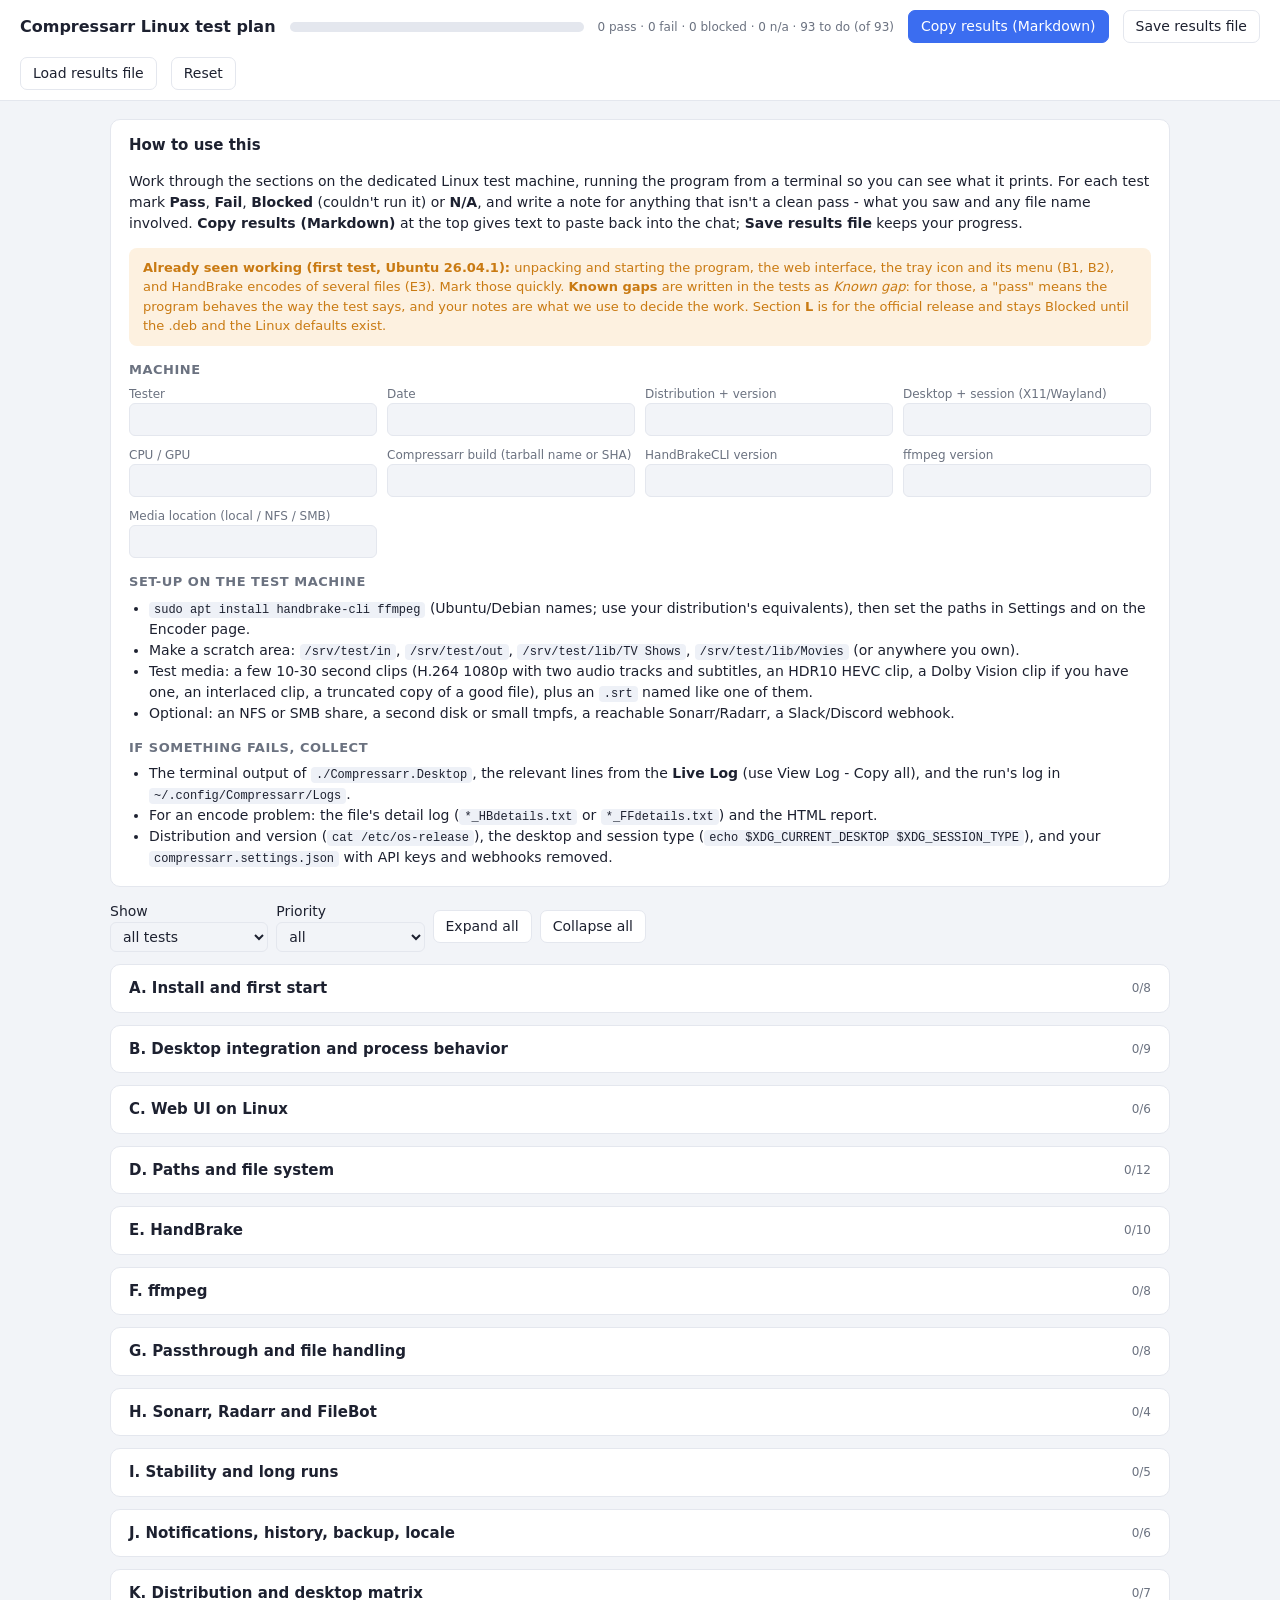
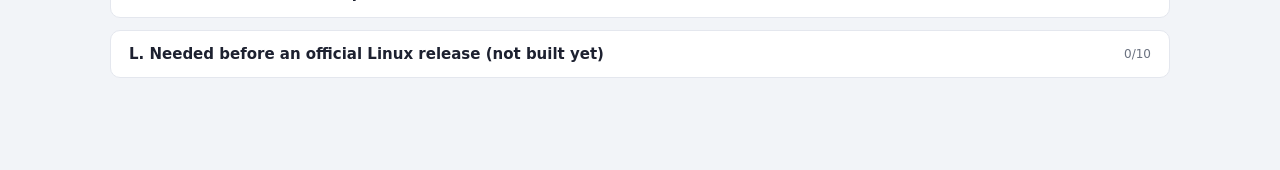
<file: docs/test-plan-linux.html>
<!DOCTYPE html>
<html lang="en">
<head>
<meta charset="utf-8" />
<meta name="viewport" content="width=device-width, initial-scale=1" />
<title>Compressarr - Linux test plan</title>
<style>
  :root { --bg:#f2f4f8; --card:#fff; --text:#1d2130; --dim:#6b7280; --border:#e4e7ee; --accent:#3b6df0; --ok:#1f9c50; --okbg:#e7f7ed; --err:#d63c3c; --errbg:#fdeaea; --warn:#c97a12; --warnbg:#fdf1e0; --code:#eef1f7; }
  @media (prefers-color-scheme: dark) { :root { --bg:#1c1f2b; --card:#262b3c; --text:#e6e9f4; --dim:#a8adc2; --border:#363c52; --accent:#7ea0ff; --ok:#4bcf85; --okbg:#163b28; --err:#ff8a8a; --errbg:#452222; --warn:#f0aa4d; --warnbg:#3f3016; --code:#1f2331; } }
  * { box-sizing: border-box; }
  body { margin:0; background:var(--bg); color:var(--text); font:14px/1.5 system-ui,-apple-system,Segoe UI,Roboto,sans-serif; }
  header { position:sticky; top:0; z-index:5; background:var(--card); border-bottom:1px solid var(--border); padding:10px 20px; display:flex; gap:14px; align-items:center; flex-wrap:wrap; }
  header h1 { font-size:16px; margin:0; }
  .bar { flex:1; min-width:180px; height:10px; background:var(--border); border-radius:99px; overflow:hidden; display:flex; }
  .bar span { display:block; height:100%; }
  .b-pass { background:var(--ok); } .b-fail { background:var(--err); } .b-block { background:var(--warn); } .b-na { background:var(--dim); }
  .counts { font-size:12px; color:var(--dim); }
  button { font:inherit; padding:5px 12px; border:1px solid var(--border); background:var(--card); color:var(--text); border-radius:7px; cursor:pointer; }
  button.primary { background:var(--accent); color:#fff; border-color:var(--accent); }
  main { max-width:1100px; margin:0 auto; padding:18px 20px 80px; }
  .card { background:var(--card); border:1px solid var(--border); border-radius:10px; padding:14px 18px; margin-bottom:14px; }
  h2 { font-size:15px; margin:0; }
  h3 { font-size:13px; margin:14px 0 6px; text-transform:uppercase; letter-spacing:.04em; color:var(--dim); }
  .grid { display:grid; grid-template-columns:repeat(auto-fit,minmax(230px,1fr)); gap:10px; }
  label.f { display:block; font-size:12px; color:var(--dim); }
  input[type=text], textarea, select { width:100%; font:inherit; padding:5px 8px; border:1px solid var(--border); border-radius:6px; background:var(--bg); color:var(--text); }
  textarea { min-height:44px; resize:vertical; }
  details.sec { background:var(--card); border:1px solid var(--border); border-radius:10px; margin-bottom:12px; }
  details.sec > summary { cursor:pointer; padding:12px 18px; display:flex; gap:12px; align-items:center; list-style:none; }
  details.sec > summary::-webkit-details-marker { display:none; }
  details.sec > summary h2 { flex:1; }
  .secdesc { padding:0 18px 6px; color:var(--dim); font-size:13px; }
  .test { border-top:1px solid var(--border); padding:12px 18px; }
  .test.pass { border-left:4px solid var(--ok); } .test.fail { border-left:4px solid var(--err); background:var(--errbg); } .test.block { border-left:4px solid var(--warn); } .test.na { border-left:4px solid var(--dim); opacity:.75; }
  .thead { display:flex; gap:10px; align-items:baseline; flex-wrap:wrap; }
  .tid { font:600 12px ui-monospace,Consolas,monospace; color:var(--dim); }
  .ttitle { font-weight:600; flex:1; min-width:200px; }
  .pri { font-size:11px; font-weight:700; padding:1px 7px; border-radius:99px; background:var(--code); color:var(--dim); }
  .pri.p1 { background:var(--errbg); color:var(--err); } .pri.p2 { background:var(--warnbg); color:var(--warn); }
  .steps, .expect { font-size:13px; margin:6px 0 0; }
  .expect { color:var(--dim); } .expect b, .steps b { color:var(--text); }
  .res { display:flex; gap:6px; flex-wrap:wrap; margin-top:8px; align-items:flex-start; }
  .res label { display:inline-flex; align-items:center; gap:4px; padding:3px 9px; border:1px solid var(--border); border-radius:99px; font-size:12px; cursor:pointer; }
  .res input { margin:0; }
  .note { flex:1; min-width:240px; }
  code { background:var(--code); padding:1px 5px; border-radius:4px; font:12px ui-monospace,Consolas,monospace; }
  ul { margin:4px 0 4px 20px; padding:0; }
  .filters { display:flex; gap:8px; flex-wrap:wrap; align-items:center; margin:0 0 12px; }
  .hidden { display:none !important; }
  .warnbox { background:var(--warnbg); color:var(--warn); border-radius:8px; padding:10px 14px; margin-bottom:14px; font-size:13px; }
  table.t { border-collapse:collapse; width:100%; font-size:13px; } table.t td, table.t th { border-bottom:1px solid var(--border); padding:6px 8px; text-align:left; vertical-align:top; }
</style>
</head>
<body>
<header>
  <h1>Compressarr Linux test plan</h1>
  <div class="bar" id="bar"></div>
  <div class="counts" id="counts"></div>
  <button id="copyBtn" class="primary">Copy results (Markdown)</button>
  <button id="saveBtn">Save results file</button>
  <button id="loadBtn">Load results file</button>
  <input type="file" id="loadFile" accept=".json" class="hidden" />
  <button id="resetBtn">Reset</button>
</header>
<main>
  <div class="card">
    <h2>How to use this</h2>
    <p>Work through the sections on the dedicated Linux test machine, running the program from a terminal so you can see what it prints. For each test mark <b>Pass</b>, <b>Fail</b>, <b>Blocked</b> (couldn't run it) or <b>N/A</b>, and write a note for anything that isn't a clean pass - what you saw and any file name involved. <b>Copy results (Markdown)</b> at the top gives text to paste back into the chat; <b>Save results file</b> keeps your progress.</p>
    <div class="warnbox"><b>Already seen working (first test, Ubuntu 26.04.1):</b> unpacking and starting the program, the web interface, the tray icon and its menu (B1, B2), and HandBrake encodes of several files (E3). Mark those quickly. <b>Known gaps</b> are written in the tests as <i>Known gap</i>: for those, a "pass" means the program behaves the way the test says, and your notes are what we use to decide the work. Section <b>L</b> is for the official release and stays Blocked until the .deb and the Linux defaults exist.</div>
    <h3>Machine</h3>
    <div class="grid" id="env"></div>
    <h3>Set-up on the test machine</h3>
    <ul>
      <li><code>sudo apt install handbrake-cli ffmpeg</code> (Ubuntu/Debian names; use your distribution's equivalents), then set the paths in Settings and on the Encoder page.</li>
      <li>Make a scratch area: <code>/srv/test/in</code>, <code>/srv/test/out</code>, <code>/srv/test/lib/TV Shows</code>, <code>/srv/test/lib/Movies</code> (or anywhere you own).</li>
      <li>Test media: a few 10-30 second clips (H.264 1080p with two audio tracks and subtitles, an HDR10 HEVC clip, a Dolby Vision clip if you have one, an interlaced clip, a truncated copy of a good file), plus an <code>.srt</code> named like one of them.</li>
      <li>Optional: an NFS or SMB share, a second disk or small tmpfs, a reachable Sonarr/Radarr, a Slack/Discord webhook.</li>
    </ul>
    <h3>If something fails, collect</h3>
    <ul>
      <li>The terminal output of <code>./Compressarr.Desktop</code>, the relevant lines from the <b>Live Log</b> (use View Log - Copy all), and the run's log in <code>~/.config/Compressarr/Logs</code>.</li>
      <li>For an encode problem: the file's detail log (<code>*_HBdetails.txt</code> or <code>*_FFdetails.txt</code>) and the HTML report.</li>
      <li>Distribution and version (<code>cat /etc/os-release</code>), the desktop and session type (<code>echo $XDG_CURRENT_DESKTOP $XDG_SESSION_TYPE</code>), and your <code>compressarr.settings.json</code> with API keys and webhooks removed.</li>
    </ul>
  </div>

  <div class="filters">
    <label>Show <select id="fStatus"><option value="all">all tests</option><option value="open">not run yet</option><option value="fail">failed</option><option value="block">blocked</option></select></label>
    <label>Priority <select id="fPri"><option value="all">all</option><option value="p1">P1 only</option><option value="p12">P1 + P2</option></select></label>
    <button id="expandBtn">Expand all</button><button id="collapseBtn">Collapse all</button>
  </div>
  <div id="sections"></div>
</main>

<script>
const SECTIONS = [
 {
  "id": "A",
  "title": "Install and first start",
  "desc": "The tarball build today (a .deb later, see section L). Work from a terminal so you can see anything the app prints.",
  "tests": [
   {
    "id": "A1",
    "pri": 1,
    "title": "Unpack and launch from a terminal",
    "steps": "Extract the tarball, <code>chmod +x Compressarr.Desktop</code>, run <code>./Compressarr.Desktop</code> on a desktop session.",
    "expect": "The app starts; the terminal shows no unhandled exception; the web UI answers on <code>http://localhost:1212/</code>."
   },
   {
    "id": "A2",
    "pri": 1,
    "title": "What the first-run settings show",
    "steps": "Open Settings and the Encoder page on a brand-new profile (no <code>~/.config/Compressarr</code>). Write down the HandBrakeCLI, ffmpeg, ffprobe and FileBot path fields exactly as shown.",
    "expect": "<b>Known gap:</b> the defaults are Windows-style (<code>%ProgramFiles%\\HandBrake\\HandBrakeCLI.exe</code>, <code>%CompressarrAppData%\\tools\\ffmpeg\\ffmpeg.exe</code>, ...). Expect red \"not found\" notices until you set the paths by hand. Record the text; nothing should crash."
   },
   {
    "id": "A3",
    "pri": 1,
    "title": "Where data lives",
    "steps": "After the first start run <code>ls -la ~/.config/Compressarr</code> and <code>ls -R</code> it after saving Settings once.",
    "expect": "Settings, profiles, resume file, logs and reports are under <code>~/.config/Compressarr</code> (or <code>$XDG_CONFIG_HOME/Compressarr</code>); owned by you; no files written next to the program."
   },
   {
    "id": "A4",
    "pri": 1,
    "title": "Reaching the web UI from another computer",
    "steps": "From another machine open <code>http://&lt;linux-ip&gt;:1212/</code>. If it fails, check the firewall (<code>sudo ufw status</code>; <code>sudo ufw allow 1212/tcp</code>).",
    "expect": "Every page loads over the LAN (the app listens on all addresses)."
   },
   {
    "id": "A5",
    "pri": 2,
    "title": "Port already in use",
    "steps": "Start a second program on port 1212 (<code>python3 -m http.server 1212</code>), then start Compressarr.",
    "expect": "A clear failure or message, not a hang; record what you see."
   },
   {
    "id": "A6",
    "pri": 2,
    "title": "No display (SSH only)",
    "steps": "From an SSH session with no <code>DISPLAY</code>/<code>WAYLAND_DISPLAY</code>, run the program.",
    "expect": "<b>Known gap:</b> it cannot start without a desktop session. Record the error text."
   },
   {
    "id": "A7",
    "pri": 2,
    "title": "Started from another folder or a launcher",
    "steps": "Run it by absolute path from a different working directory, and from a desktop launcher or a systemd user unit.",
    "expect": "The web UI still finds its pages (no 404s); settings are the same as when started from the program folder."
   },
   {
    "id": "A8",
    "pri": 3,
    "title": "Missing system libraries",
    "steps": "On a minimal install, note any library the program asks for on first start.",
    "expect": "List the exact packages needed (this becomes the .deb dependency list)."
   }
  ]
 },
 {
  "id": "B",
  "title": "Desktop integration and process behavior",
  "desc": "The tray icon, the single-instance check and what happens to child processes.",
  "tests": [
   {
    "id": "B1",
    "pri": 1,
    "title": "Tray icon",
    "steps": "Look for the Compressarr icon in the panel/tray. Note the desktop (GNOME/KDE/XFCE) and session (X11/Wayland).",
    "expect": "The icon appears. Ubuntu GNOME has AppIndicator support; plain GNOME (Fedora) does not and needs the AppIndicator extension."
   },
   {
    "id": "B2",
    "pri": 1,
    "title": "Tray menu",
    "steps": "Open the tray menu and use every entry (Open Web UI, start/stop monitoring, quit, any others).",
    "expect": "Each entry works; \"Open Web UI\" opens your default browser at the Monitor page."
   },
   {
    "id": "B3",
    "pri": 1,
    "title": "Second copy",
    "steps": "With the app running, start it again.",
    "expect": "The small \"already running\" window appears and the first copy keeps running; no second web server."
   },
   {
    "id": "B4",
    "pri": 1,
    "title": "Quit leaves nothing behind",
    "steps": "Start an encode, then Quit from the tray. Then <code>ps aux | grep -i -E \"handbrake|ffmpeg|Compressarr\"</code>.",
    "expect": "The app exits and no HandBrakeCLI/ffmpeg process remains; the temporary output file is gone."
   },
   {
    "id": "B5",
    "pri": 1,
    "title": "Closing the launching terminal",
    "steps": "Start it from a terminal, then close that terminal.",
    "expect": "Record whether it keeps running. (If it dies, running it from a launcher or <code>nohup</code> is the answer, and the .deb must start it that way.)"
   },
   {
    "id": "B6",
    "pri": 2,
    "title": "Crash recovery",
    "steps": "During an encode run <code>kill -9</code> on the Compressarr process, then start it again.",
    "expect": "The lock does not block the restart; the interrupted file is resumed or re-queued; check for an orphaned HandBrakeCLI left running (kill it and note it) and a stray temp file."
   },
   {
    "id": "B7",
    "pri": 2,
    "title": "Run at login",
    "steps": "Turn on Settings > Run at login, save, look in <code>~/.config/autostart</code>.",
    "expect": "<b>Known gap:</b> nothing is written on Linux. No error either."
   },
   {
    "id": "B8",
    "pri": 2,
    "title": "Desktop notification",
    "steps": "Enable the desktop notification option and finish a small run.",
    "expect": "<b>Known gap:</b> no pop-up on Linux; no crash; other channels (Slack etc.) still deliver."
   },
   {
    "id": "B9",
    "pri": 3,
    "title": "Log out, reboot",
    "steps": "With \"monitor on start\" enabled, log out and back in; reboot.",
    "expect": "It does not start by itself (see B7); once started, monitoring resumes as configured."
   }
  ]
 },
 {
  "id": "C",
  "title": "Web UI on Linux",
  "desc": "The pages themselves, and the parts that touch the Linux file system or desktop.",
  "tests": [
   {
    "id": "C1",
    "pri": 1,
    "title": "Every page opens",
    "steps": "Open Monitor, Encoder, Profiles, Lanes, Scheduler, Notifications, History, Settings, About.",
    "expect": "All load with no console errors; fonts and icons render."
   },
   {
    "id": "C2",
    "pri": 1,
    "title": "Settings persist",
    "steps": "Change a setting, Save, quit and restart the app.",
    "expect": "The change is still there; <code>compressarr.settings.json</code> is readable by you only as expected."
   },
   {
    "id": "C3",
    "pri": 1,
    "title": "Folder browser",
    "steps": "On Settings or Lanes press Browse next to a folder field. Navigate <code>/</code>, <code>/home</code>, <code>/mnt</code>, <code>/media</code>; try a hidden folder, a symlinked folder and a folder you cannot read.",
    "expect": "Linux paths (forward slashes) list and select correctly; an unreadable folder gives a clear message, not an empty list; the chosen path fills the field."
   },
   {
    "id": "C4",
    "pri": 1,
    "title": "Live Log and View Log",
    "steps": "During an encode open View Log, press Copy all, paste into a text editor.",
    "expect": "The Log Snapshot window opens at the newest lines and the text pastes. (Copy needs a secure page - localhost works; over the LAN the fallback or Ctrl+C is used.)"
   },
   {
    "id": "C5",
    "pri": 2,
    "title": "About page and update check",
    "steps": "Press Check for Updates for Compressarr, HandBrake and ffmpeg.",
    "expect": "Compressarr reports its own status; HandBrake/ffmpeg checks give a plain message (they cannot install on Linux). HTTPS works (the distribution has its CA certificates)."
   },
   {
    "id": "C6",
    "pri": 2,
    "title": "Opening a report",
    "steps": "Open an HTML report from History.",
    "expect": "It opens in the browser; the \"Full Details\" links work."
   }
  ]
 },
 {
  "id": "D",
  "title": "Paths and file system",
  "desc": "Where Linux differs from Windows: case-sensitive names, symlinks, permissions, mounts.",
  "tests": [
   {
    "id": "D1",
    "pri": 1,
    "title": "Lane with Linux paths",
    "steps": "Create a lane with Input <code>/srv/test/in</code>, Output <code>/srv/test/out</code> and library folders under <code>/srv/test/lib</code>.",
    "expect": "No warnings; a missing folder is flagged under the field; files dropped into Input appear in the queue."
   },
   {
    "id": "D2",
    "pri": 1,
    "title": "A Windows-exported settings file",
    "steps": "Export settings on a Windows install, import the file on the Linux machine.",
    "expect": "No crash; record what the tool paths and lane paths look like afterwards (Windows paths on Linux are the open issue)."
   },
   {
    "id": "D3",
    "pri": 1,
    "title": "Letter case",
    "steps": "Put <code>Movie (2020).MKV</code> and <code>movie (2020).mkv</code> (different folders) in Input. Also a file with an upper-case extension.",
    "expect": "Both are recognised as videos; names that differ only by case are treated as different files; no wrong merge."
   },
   {
    "id": "D4",
    "pri": 1,
    "title": "Two lanes, folders differing by case",
    "steps": "Make lanes watching <code>/srv/test/TV</code> and <code>/srv/test/tv</code> (two real folders).",
    "expect": "They are different folders on Linux, so both lanes can be enabled; a lane inside another lane's folder is still refused."
   },
   {
    "id": "D5",
    "pri": 2,
    "title": "Awkward names",
    "steps": "Files with spaces, apostrophes, <code>[ ] { }</code>, unicode, and a name near 250 characters.",
    "expect": "Queued, encoded and filed with the same names; no truncation or encoding errors."
   },
   {
    "id": "D6",
    "pri": 2,
    "title": "Symlinks",
    "steps": "Make Input a symlink to another folder; put a symlinked file and a symlinked sub-folder in it.",
    "expect": "Record what is found: links to folders are skipped by the scanner (by design); say if the symlinked Input itself works."
   },
   {
    "id": "D7",
    "pri": 2,
    "title": "Hidden and temporary files",
    "steps": "Put <code>.hidden.mkv</code>, <code>.Trash-1000/</code> and a half-copied file in Input.",
    "expect": "Hidden or system folders do not turn into queue entries unexpectedly."
   },
   {
    "id": "D8",
    "pri": 2,
    "title": "Network storage (NFS/SMB)",
    "steps": "Use a mounted NFS or SMB share as Input and/or library. Encode one file, then unmount the share during a move.",
    "expect": "The cross-filesystem move works (copy then delete); an unreachable library shows the move-failed message and the file is kept and retried; check owner and mode of the created files."
   },
   {
    "id": "D9",
    "pri": 2,
    "title": "Output on another disk / same folder",
    "steps": "Run once with Output on a different disk, once with \"output to same folder as input\".",
    "expect": "Both work; temp files named <code>.compressarr-xxxx</code> never survive."
   },
   {
    "id": "D10",
    "pri": 2,
    "title": "Permissions",
    "steps": "Make Input read-only, then make the library read-only (<code>chmod</code>/<code>chattr</code>).",
    "expect": "A clear error naming the problem; the source and the encoded file are not lost. Note the owner, group and mode of files Compressarr creates (<code>umask</code>) - is Plex/Sonarr able to read them?"
   },
   {
    "id": "D11",
    "pri": 3,
    "title": "Disk full",
    "steps": "Fill the Output disk (a small tmpfs works) during an encode.",
    "expect": "The run reports a disk-full problem and stops monitoring, as on Windows (HandBrake's \"No space left on device\" wording)."
   },
   {
    "id": "D12",
    "pri": 3,
    "title": "Time stamps on other file systems",
    "steps": "With \"Maintain\" on, use a source on exFAT/NTFS (different time precision) and run twice.",
    "expect": "The unchanged source is not converted again."
   }
  ]
 },
 {
  "id": "E",
  "title": "HandBrake",
  "desc": "HandBrakeCLI from the package manager (<code>sudo apt install handbrake-cli</code>).",
  "tests": [
   {
    "id": "E1",
    "pri": 1,
    "title": "Set the HandBrakeCLI path",
    "steps": "In Settings set the path (<code>/usr/bin/HandBrakeCLI</code>); open the Encoder page.",
    "expect": "It shows the HandBrake version and the red setup notice on Monitor goes away."
   },
   {
    "id": "E2",
    "pri": 1,
    "title": "Check/Install on Linux",
    "steps": "Press the HandBrake Check/Install button on the Encoder page.",
    "expect": "<b>Known gap:</b> no download on Linux; a plain message tells you to install it with your package manager. Record the wording."
   },
   {
    "id": "E3",
    "pri": 1,
    "title": "A normal encode",
    "steps": "Encode a small file with a built-in profile (SD-HD).",
    "expect": "Progress and ETA move; the result is filed; the History line and report are correct. (Basic version already passed in the first test.)"
   },
   {
    "id": "E4",
    "pri": 1,
    "title": "The AV1 / 10-bit profiles",
    "steps": "Encode a short file with the built-in AV1 (SVT-AV1) and x265 10-bit profiles.",
    "expect": "They encode; the output plays; note the speed on this CPU."
   },
   {
    "id": "E5",
    "pri": 1,
    "title": "Abort",
    "steps": "Start an encode and press Abort.",
    "expect": "HandBrakeCLI ends at once (check <code>ps</code>); the partial file is removed; the file returns to the queue or is held, as on Windows."
   },
   {
    "id": "E6",
    "pri": 1,
    "title": "Pause and Resume",
    "steps": "Start an encode and press Pause, wait ten seconds, then Resume. Watch <code>top</code>.",
    "expect": "<b>Known gap:</b> the freeze is Windows-only, so on Linux Pause probably does nothing (HandBrakeCLI keeps using CPU). Record exactly what the button and Monitor show."
   },
   {
    "id": "E7",
    "pri": 2,
    "title": "Scheduler hold",
    "steps": "Set a schedule window that holds new work, with and without \"suspend the running encode\" at the start of the day.",
    "expect": "Holding between files works. The \"suspend the running encode\" option shares the gap in E6; record what happens."
   },
   {
    "id": "E8",
    "pri": 2,
    "title": "A broken source",
    "steps": "Queue a truncated or corrupt video.",
    "expect": "Error 101 (or the matching code) with a clear message; the file is held, not retried every pass."
   },
   {
    "id": "E9",
    "pri": 2,
    "title": "Process priority",
    "steps": "Set the Processing priority to Low and start an encode; <code>ps -o pid,ni,cmd -C HandBrakeCLI</code>.",
    "expect": "The encode runs with a higher nice value (lower priority) when Low is chosen."
   },
   {
    "id": "E10",
    "pri": 3,
    "title": "Flatpak or Snap HandBrake",
    "steps": "If HandBrake is only available as a Flatpak/Snap, try pointing the path at it.",
    "expect": "Record what works (a wrapper script may be needed). A package-manager build is the supported way."
   }
  ]
 },
 {
  "id": "F",
  "title": "ffmpeg",
  "desc": "ffmpeg and ffprobe from the package manager (<code>sudo apt install ffmpeg</code>). The ffmpeg part has not been tried on Linux yet.",
  "tests": [
   {
    "id": "F1",
    "pri": 1,
    "title": "Set ffmpeg and ffprobe",
    "steps": "On the Encoder page set <code>/usr/bin/ffmpeg</code> and <code>/usr/bin/ffprobe</code>.",
    "expect": "The capability report lists the encoders (x265, SVT-AV1, ...); NVENC is reported as unavailable without an NVIDIA GPU."
   },
   {
    "id": "F2",
    "pri": 1,
    "title": "Check/Install on Linux",
    "steps": "Press the ffmpeg Check/Install button.",
    "expect": "<b>Known gap:</b> no download on Linux; the message says to install ffmpeg with the package manager."
   },
   {
    "id": "F3",
    "pri": 1,
    "title": "A normal ffmpeg encode",
    "steps": "Set a lane to an ffmpeg profile and encode a small file with audio and subtitles.",
    "expect": "It encodes; progress works; the result plays; the detail log (<code>*_FFdetails.txt</code>) has the exact command."
   },
   {
    "id": "F4",
    "pri": 1,
    "title": "Profile preview",
    "steps": "On Profiles open an ffmpeg profile and use Preview with a real file.",
    "expect": "The preview shows the track decisions and the command with Linux paths."
   },
   {
    "id": "F5",
    "pri": 2,
    "title": "HDR and Dolby Vision",
    "steps": "Run an HDR10 file and a Dolby Vision file through an ffmpeg lane.",
    "expect": "HDR10 keeps its HDR information; a Dolby Vision file follows the profile's fallback or refusal (ERROR 112), never silently losing the HDR."
   },
   {
    "id": "F6",
    "pri": 2,
    "title": "Abort an ffmpeg encode",
    "steps": "Start an ffmpeg encode and press Abort.",
    "expect": "ffmpeg ends at once (check <code>ps</code>); the partial output is removed."
   },
   {
    "id": "F7",
    "pri": 2,
    "title": "Different ffmpeg builds",
    "steps": "If you have a Snap or a static ffmpeg, point at it.",
    "expect": "Record the version and whether progress and the capability check still work."
   },
   {
    "id": "F8",
    "pri": 3,
    "title": "Hardware encoders",
    "steps": "On a machine with an NVIDIA GPU and drivers, run the capability check.",
    "expect": "NVENC is listed as usable only if a session really opens. (VAAPI/QSV are not used by Compressarr profiles; record only.)"
   }
  ]
 },
 {
  "id": "G",
  "title": "Passthrough and file handling",
  "desc": "What happens to the source and to companion files.",
  "tests": [
   {
    "id": "G1",
    "pri": 1,
    "title": "Passthrough",
    "steps": "Choose Passthrough (no re-encode) for a lane and put a small file in Input.",
    "expect": "The file is copied, filed like any other, the teal Passthrough badge shows, the History line counts the file but not its size."
   },
   {
    "id": "G2",
    "pri": 1,
    "title": "Delete",
    "steps": "Set the source handling to Delete and convert a file.",
    "expect": "The source is gone after the file is filed."
   },
   {
    "id": "G3",
    "pri": 1,
    "title": "Recycle",
    "steps": "Set it to Recycle and convert a file; look in <code>~/.local/share/Trash/files</code> and the <code>info</code> folder. Repeat with a source on another mount.",
    "expect": "The source is in the trash with a <code>.trashinfo</code> entry and can be restored from the file manager; on another mount it goes to that mount's <code>.Trash-1000</code>. If the trash is not available, the log says so (note whether it deletes permanently)."
   },
   {
    "id": "G4",
    "pri": 1,
    "title": "Maintain",
    "steps": "Set it to Maintain and convert; run another pass and restart the app.",
    "expect": "The source stays and is not converted again, also after a restart."
   },
   {
    "id": "G5",
    "pri": 1,
    "title": "Filing into the library",
    "steps": "Convert one TV episode and one movie with subtitle files beside them.",
    "expect": "TV goes to <code>Show/Season N</code>, the movie to its own folder; subtitles with the same name follow the video."
   },
   {
    "id": "G6",
    "pri": 2,
    "title": "Name collisions",
    "steps": "Convert a file whose name already exists in the library, once with each collision setting.",
    "expect": "Overwrite replaces, Rename adds a suffix, Skip leaves both; nothing is lost."
   },
   {
    "id": "G7",
    "pri": 2,
    "title": "Cleanup of the source folder",
    "steps": "Convert a movie that sits in a folder with a <code>Featurettes</code> sub-folder holding another video.",
    "expect": "The movie's folder is cleaned up but the sub-folder with the video is left alone (the rc.1 fix)."
   },
   {
    "id": "G8",
    "pri": 2,
    "title": "A folder that cannot be deleted",
    "steps": "Make a leftover sub-folder unreadable (<code>chmod 000</code>) before the cleanup.",
    "expect": "It is kept with a clear message; the run continues."
   }
  ]
 },
 {
  "id": "H",
  "title": "Sonarr, Radarr and FileBot",
  "desc": "Only if you can reach a Sonarr/Radarr.",
  "tests": [
   {
    "id": "H1",
    "pri": 1,
    "title": "Test Connection",
    "steps": "Enter the URL and API key of Sonarr and Radarr (same machine and another machine) and press Test Connection.",
    "expect": "Reports the version; a wrong key or an unreachable host gives a plain message."
   },
   {
    "id": "H2",
    "pri": 1,
    "title": "Unmonitor and rescan",
    "steps": "Convert a file that Sonarr/Radarr knows about.",
    "expect": "It is unmonitored and the rescan is confirmed. Note whether Sonarr/Radarr see the same folder path as Compressarr (a Docker volume mapping that differs is not translated)."
   },
   {
    "id": "H3",
    "pri": 1,
    "title": "Turn it off in Radarr",
    "steps": "Press the button on the ...arr card with a real Radarr that has Delete empty folders on.",
    "expect": "The setting is switched off in Radarr and the note changes; nothing else in Radarr changes."
   },
   {
    "id": "H4",
    "pri": 3,
    "title": "FileBot",
    "steps": "If FileBot is installed, set its path (the default is a Windows path) and run a rename.",
    "expect": "Works with a Linux path; otherwise record the problem."
   }
  ]
 },
 {
  "id": "I",
  "title": "Stability and long runs",
  "desc": "Things that only show up over time.",
  "tests": [
   {
    "id": "I1",
    "pri": 1,
    "title": "A longer queue",
    "steps": "Queue 20 or more small files and let monitoring run.",
    "expect": "They run one at a time without errors; the Monitor, Live Log and ETA stay correct; memory of the Compressarr process stays flat (<code>ps -o rss</code>)."
   },
   {
    "id": "I2",
    "pri": 2,
    "title": "Restart in the middle",
    "steps": "Quit with files still queued, start it again.",
    "expect": "The queue is resumed with the Resumed badge; nothing is converted twice."
   },
   {
    "id": "I3",
    "pri": 2,
    "title": "Stop, Abort, Run now",
    "steps": "Use Stop Monitoring, Abort and Run now during a run.",
    "expect": "Each behaves as the note on the Monitor page says."
   },
   {
    "id": "I4",
    "pri": 2,
    "title": "CPU figure",
    "steps": "Compare the Monitor page's CPU number with <code>top</code> during an encode.",
    "expect": "They roughly agree."
   },
   {
    "id": "I5",
    "pri": 3,
    "title": "Time zone",
    "steps": "Set a schedule window; check <code>timedatectl</code>.",
    "expect": "Windows apply in the machine's local time."
   }
  ]
 },
 {
  "id": "J",
  "title": "Notifications, history, backup, locale",
  "desc": "Everything around the edges.",
  "tests": [
   {
    "id": "J1",
    "pri": 1,
    "title": "Notifications",
    "steps": "Send a test message on a channel (Slack, Discord, e-mail...).",
    "expect": "Delivered; with \"Include machine name\" the suggested name is this machine's host name."
   },
   {
    "id": "J2",
    "pri": 1,
    "title": "History and reports",
    "steps": "After a few runs open History; look in the Reports folder.",
    "expect": "History lines and HTML reports are right; the retention cleanup removes old ones when due."
   },
   {
    "id": "J3",
    "pri": 1,
    "title": "Backup and restore",
    "steps": "Settings > Backup now (to a Linux folder), then Restore from the list; also export and import settings.",
    "expect": "The zip is created; Restore brings back lanes, settings and profiles."
   },
   {
    "id": "J4",
    "pri": 2,
    "title": "Posters",
    "steps": "Turn on Queue Posters with a TMDb key.",
    "expect": "Posters appear; the cache sits under <code>~/.config/Compressarr/posters</code>."
   },
   {
    "id": "J5",
    "pri": 2,
    "title": "Announcements and offline wording",
    "steps": "Turn the network off and press the update checks.",
    "expect": "Plain \"couldn't reach\" messages, not raw exceptions."
   },
   {
    "id": "J6",
    "pri": 2,
    "title": "Another locale",
    "steps": "Start the app with <code>LANG=de_DE.UTF-8</code> (decimal comma) and run a file.",
    "expect": "Sizes, savings and dates read correctly in the report, History and the web pages; nothing fails to parse."
   }
  ]
 },
 {
  "id": "K",
  "title": "Distribution and desktop matrix",
  "desc": "Repeat A1, A2, B1-B4 and E3 on each. One line in the notes per distribution is enough.",
  "tests": [
   {
    "id": "K1",
    "pri": 1,
    "title": "Ubuntu 26.04 LTS, GNOME (its default session)",
    "steps": "Run the quick set above. The first test on 26.04.1 already showed the tray icon and its menu working.",
    "expect": "Everything passes; tray icon and menu work. Note the session type (current Ubuntu releases may offer only Wayland)."
   },
   {
    "id": "K2",
    "pri": 1,
    "title": "Ubuntu 24.04 LTS, GNOME (X11 and Wayland sessions)",
    "steps": "Same, once under each session (choose it with the cog on the login screen).",
    "expect": "Same result in both; note any window or tray difference."
   },
   {
    "id": "K3",
    "pri": 2,
    "title": "Kubuntu (KDE Plasma)",
    "steps": "Same.",
    "expect": "Tray icon shows natively."
   },
   {
    "id": "K4",
    "pri": 2,
    "title": "Xubuntu or Linux Mint (XFCE / Cinnamon)",
    "steps": "Same.",
    "expect": "Tray icon shows natively."
   },
   {
    "id": "K5",
    "pri": 2,
    "title": "Fedora Workstation (GNOME, no AppIndicator)",
    "steps": "Same.",
    "expect": "The app works; the tray icon is missing unless the AppIndicator extension is installed. Record that."
   },
   {
    "id": "K6",
    "pri": 2,
    "title": "Debian 13",
    "steps": "Same.",
    "expect": "Passes; list the packages you had to add."
   },
   {
    "id": "K7",
    "pri": 3,
    "title": "A newer or rolling distribution (Arch, openSUSE Tumbleweed)",
    "steps": "Same.",
    "expect": "Passes; note newer library versions."
   }
  ]
 },
 {
  "id": "L",
  "title": "Needed before an official Linux release (not built yet)",
  "desc": "Planned work, listed so the checks are ready. Leave as Blocked until each item exists.",
  "tests": [
   {
    "id": "L1",
    "pri": 1,
    "title": ".deb install",
    "steps": "Build the .deb, then <code>sudo apt install ./compressarr_2.x_amd64.deb</code> on a clean machine.",
    "expect": "Program under <code>/opt/compressarr</code> (or similar), a <code>compressarr</code> command, a menu entry with its icon; Recommends <code>handbrake-cli</code> and <code>ffmpeg</code> are offered; no manual <code>chmod</code>."
   },
   {
    "id": "L2",
    "pri": 1,
    "title": ".deb upgrade",
    "steps": "Install a newer .deb over an older one while the app is running.",
    "expect": "The app is replaced; settings in <code>~/.config/Compressarr</code> are kept; no stale files."
   },
   {
    "id": "L3",
    "pri": 1,
    "title": ".deb remove and purge",
    "steps": "Remove and purge the package.",
    "expect": "The program is gone; the user's settings and library are left alone."
   },
   {
    "id": "L4",
    "pri": 1,
    "title": "First-run defaults for Linux",
    "steps": "Start with no <code>~/.config/Compressarr</code> on a machine that has handbrake-cli and ffmpeg installed.",
    "expect": "Tool paths show Linux locations (<code>/usr/bin/HandBrakeCLI</code>, <code>/usr/bin/ffmpeg</code>, <code>/usr/bin/ffprobe</code>) or are found on the PATH; none of <code>%ProgramFiles%</code>, <code>.exe</code> or backslashes remain; the Encoder page is green without any editing."
   },
   {
    "id": "L5",
    "pri": 1,
    "title": "A Windows settings file imported on Linux",
    "steps": "Import a Windows export (D2) after L4 exists.",
    "expect": "Windows tool paths are replaced by the Linux defaults or flagged with a clear message; lane paths that do not exist are flagged."
   },
   {
    "id": "L6",
    "pri": 2,
    "title": "Run at login",
    "steps": "Turn it on and off in Settings.",
    "expect": "An autostart entry is created in <code>~/.config/autostart</code> and removed again."
   },
   {
    "id": "L7",
    "pri": 1,
    "title": "Pause and Resume on Linux",
    "steps": "Repeat E6 and E7 once Linux suspend exists.",
    "expect": "Pause freezes the encode (CPU drops to zero), Resume continues it; the schedule's suspend hold works."
   },
   {
    "id": "L8",
    "pri": 3,
    "title": "Desktop notification",
    "steps": "Finish a run with the desktop notification option on.",
    "expect": "A desktop pop-up appears."
   },
   {
    "id": "L9",
    "pri": 2,
    "title": "Headless / server mode",
    "steps": "Start with no display (SSH, systemd service, or a Docker container).",
    "expect": "The web UI is served with no tray; a sample systemd unit (or the container) keeps it running across reboots."
   },
   {
    "id": "L10",
    "pri": 3,
    "title": "Release hygiene",
    "steps": "Look at the release page for the Linux asset.",
    "expect": "A checksum and the file naming are published; an arm64 package exists if one is promised."
   }
  ]
 }
];

const STATUSES = [['', 'Not run'], ['pass', 'Pass'], ['fail', 'Fail'], ['block', 'Blocked'], ['na', 'N/A']];
const ENV_FIELDS = ['Tester', 'Date', 'Distribution + version', 'Desktop + session (X11/Wayland)', 'CPU / GPU', 'Compressarr build (tarball name or SHA)', 'HandBrakeCLI version', 'ffmpeg version', 'Media location (local / NFS / SMB)'];
const KEY = 'compressarr-linux-testplan-v1';

let state = { env: {}, tests: {} };
try { state = JSON.parse(localStorage.getItem(KEY)) || state; } catch {}
const save = () => { try { localStorage.setItem(KEY, JSON.stringify(state)); } catch {} };
const esc = s => String(s).replace(/[&<>"]/g, c => ({ '&': '&amp;', '<': '&lt;', '>': '&gt;', '"': '&quot;' }[c]));

// environment fields
document.getElementById('env').innerHTML = ENV_FIELDS.map((f, i) => `<div><label class="f">${esc(f)}</label><input type="text" data-env="${i}" value="${esc(state.env[f] || '')}" /></div>`).join('');
document.getElementById('env').addEventListener('input', e => { const i = e.target.dataset.env; if (i === undefined) return; state.env[ENV_FIELDS[i]] = e.target.value; save(); });

function render() {
  const host = document.getElementById('sections');
  const open = new Set([...host.querySelectorAll('details[open]')].map(d => d.dataset.id));
  host.innerHTML = SECTIONS.map(sec => {
    const tests = sec.tests.map(t => {
      const r = state.tests[t.id] || {};
      const st = r.s || '';
      return `<div class="test ${st}" data-t="${t.id}" data-pri="${t.pri}">
        <div class="thead"><span class="tid">${t.id}</span><span class="ttitle">${esc(t.title)}</span><span class="pri p${t.pri}">P${t.pri}</span></div>
        <div class="steps"><b>Do:</b> ${t.steps}</div>
        <div class="expect"><b>Expect:</b> ${t.expect}</div>
        <div class="res">${STATUSES.map(([v, l]) => `<label><input type="radio" name="r-${t.id}" value="${v}" ${st === v ? 'checked' : ''} />${l}</label>`).join('')}
          <textarea class="note" placeholder="Notes - what you saw, file used, anything odd" data-n="${t.id}">${esc(r.n || '')}</textarea></div>
      </div>`;
    }).join('');
    return `<details class="sec" data-id="${sec.id}" ${open.has(sec.id) ? 'open' : ''}><summary><h2>${sec.id}. ${esc(sec.title)}</h2><span class="counts" data-c="${sec.id}"></span></summary><div class="secdesc">${esc(sec.desc)}</div>${tests}</details>`;
  }).join('');
  applyFilters();
  updateCounts();
}

function updateCounts() {
  const all = SECTIONS.flatMap(s => s.tests);
  const c = { pass: 0, fail: 0, block: 0, na: 0, open: 0 };
  for (const t of all) c[(state.tests[t.id] || {}).s || 'open']++;
  const total = all.length;
  document.getElementById('bar').innerHTML = ['pass', 'fail', 'block', 'na'].map(k => `<span class="b-${k}" style="width:${c[k] / total * 100}%"></span>`).join('');
  document.getElementById('counts').textContent = `${c.pass} pass · ${c.fail} fail · ${c.block} blocked · ${c.na} n/a · ${c.open} to do (of ${total})`;
  for (const sec of SECTIONS) {
    const done = sec.tests.filter(t => (state.tests[t.id] || {}).s).length;
    const fails = sec.tests.filter(t => (state.tests[t.id] || {}).s === 'fail').length;
    const el = document.querySelector(`[data-c="${sec.id}"]`);
    if (el) el.textContent = `${done}/${sec.tests.length}${fails ? ` · ${fails} failed` : ''}`;
  }
}

function applyFilters() {
  const fs = document.getElementById('fStatus').value, fp = document.getElementById('fPri').value;
  for (const el of document.querySelectorAll('.test')) {
    const st = (state.tests[el.dataset.t] || {}).s || '';
    const pri = Number(el.dataset.pri);
    const showStatus = fs === 'all' || (fs === 'open' && !st) || fs === st;
    const showPri = fp === 'all' || (fp === 'p1' && pri === 1) || (fp === 'p12' && pri <= 2);
    el.classList.toggle('hidden', !(showStatus && showPri));
  }
}

document.getElementById('sections').addEventListener('change', e => {
  if (e.target.type === 'radio') {
    const id = e.target.name.slice(2);
    (state.tests[id] ||= {}).s = e.target.value;
    e.target.closest('.test').className = `test ${e.target.value}`;
    save(); updateCounts(); applyFilters();
  }
});
document.getElementById('sections').addEventListener('input', e => {
  if (e.target.dataset.n) { (state.tests[e.target.dataset.n] ||= {}).n = e.target.value; save(); }
});
document.getElementById('fStatus').addEventListener('change', applyFilters);
document.getElementById('fPri').addEventListener('change', applyFilters);
document.getElementById('expandBtn').addEventListener('click', () => document.querySelectorAll('details.sec').forEach(d => d.open = true));
document.getElementById('collapseBtn').addEventListener('click', () => document.querySelectorAll('details.sec').forEach(d => d.open = false));

function toMarkdown() {
  const L = [];
  L.push('# Compressarr Linux test results', '');
  for (const f of ENV_FIELDS) if (state.env[f]) L.push(`- **${f}:** ${state.env[f]}`);
  const all = SECTIONS.flatMap(s => s.tests);
  const n = k => all.filter(t => ((state.tests[t.id] || {}).s || 'open') === k).length;
  L.push('', `**Summary:** ${n('pass')} pass, ${n('fail')} fail, ${n('block')} blocked, ${n('na')} n/a, ${n('open')} not run (of ${all.length})`, '');
  const label = { pass: 'PASS', fail: 'FAIL', block: 'BLOCKED', na: 'N/A', open: 'not run' };
  for (const sec of SECTIONS) {
    L.push(`## ${sec.id}. ${sec.title}`, '');
    for (const t of sec.tests) {
      const r = state.tests[t.id] || {};
      const s = r.s || 'open';
      L.push(`- **${t.id}** [P${t.pri}] ${t.title} - **${label[s]}**${r.n ? `\n  - Notes: ${r.n.replace(/\n/g, '\n    ')}` : ''}`);
    }
    L.push('');
  }
  return L.join('\n');
}

document.getElementById('copyBtn').addEventListener('click', async () => {
  const text = toMarkdown();
  try { await navigator.clipboard.writeText(text); alert('Results copied - paste them back into the chat.'); }
  catch { const w = window.open('', '_blank'); w.document.write('<pre>' + esc(text) + '</pre>'); }
});
document.getElementById('saveBtn').addEventListener('click', () => {
  const blob = new Blob([JSON.stringify(state, null, 2)], { type: 'application/json' });
  const a = document.createElement('a');
  a.href = URL.createObjectURL(blob);
  a.download = `compressarr-linux-test-results-${new Date().toISOString().slice(0, 10)}.json`;
  a.click();
});
document.getElementById('loadBtn').addEventListener('click', () => document.getElementById('loadFile').click());
document.getElementById('loadFile').addEventListener('change', async e => {
  const file = e.target.files[0]; if (!file) return;
  try { state = JSON.parse(await file.text()); save(); location.reload(); } catch { alert('That file is not a saved results file.'); }
});
document.getElementById('resetBtn').addEventListener('click', () => {
  if (confirm('Clear every result and note?')) { state = { env: {}, tests: {} }; save(); location.reload(); }
});

render();
</script>
</body>
</html>
</file>
